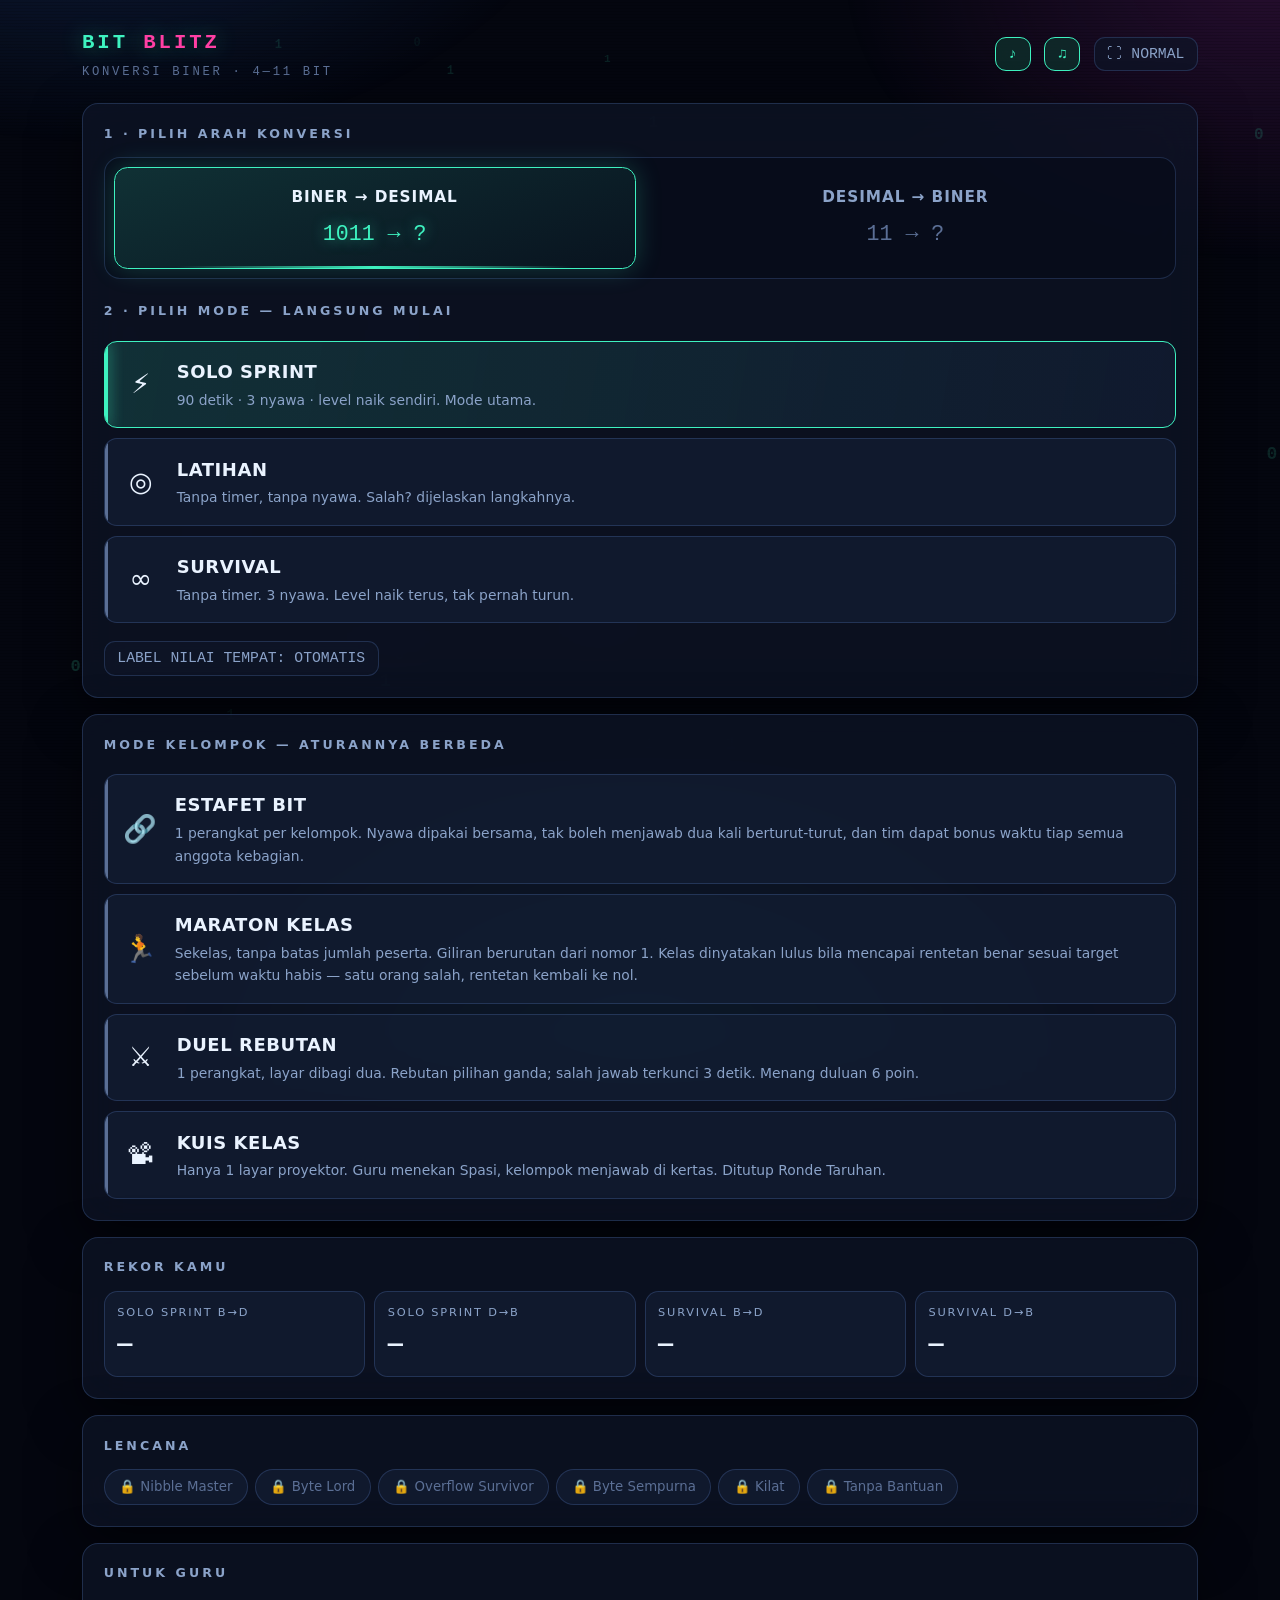
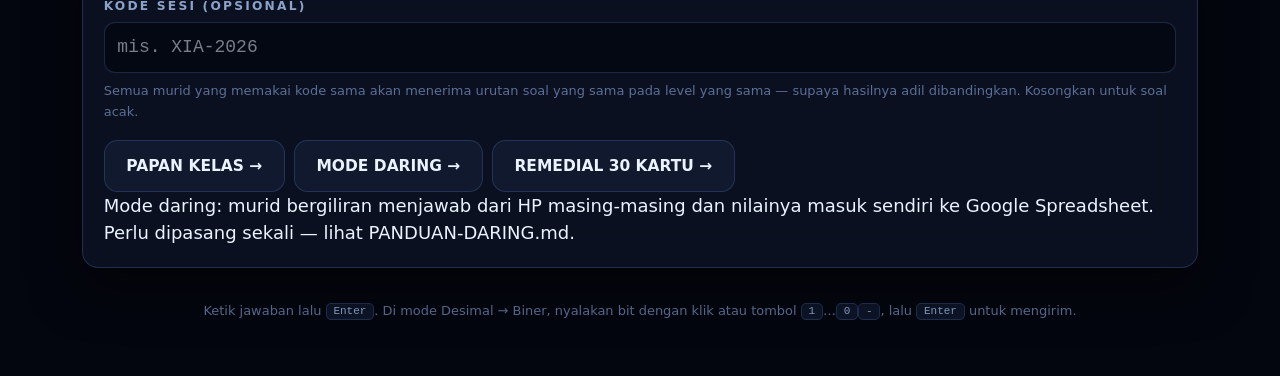
<file: index.html>
﻿<!DOCTYPE html>
<html lang="id">
<head>
<meta charset="utf-8">
<meta name="viewport" content="width=device-width, initial-scale=1, viewport-fit=cover">
<title>BIT BLITZ — Konversi Biner &amp; Desimal</title>
<meta name="description" content="Permainan konversi bilangan biner ke desimal dan sebaliknya, 4-bit sampai 11-bit.">
<link rel="stylesheet" href="tailwind.css">
</head>
<body>
<div id="aurora"></div>
<canvas id="fx"></canvas>
<div id="scan"></div>
<div id="vig"></div>
<div id="hitflash"></div>
<div id="banner"><div></div></div>
<div id="count"><b></b></div>
<div id="turn"><div class="box">
  <div class="lbl">SIAPA YANG MENJAWAB SOAL BERIKUTNYA?</div>
  <div class="warn">⏱ Waktu tetap berjalan — cepat pilih!</div>
  <div class="picks" id="picks"></div>
</div></div>

<div class="wrap">

<header>
  <div class="logo"><b>BIT</b> <i>BLITZ</i><span>KONVERSI BINER · 4—11 BIT</span></div>
  <div class="spacer"></div>
  <button class="icobtn" id="bSound" aria-pressed="true" title="Efek suara">♪</button>
  <button class="icobtn" id="bMusic" aria-pressed="true" title="Musik latar">♫</button>
  <button class="icobtn" id="bProj" aria-pressed="false"
          title="Perbesaran tampilan: Normal → Besar → TV">⛶ NORMAL</button>
</header>

<!-- ================= HOME ================= -->
<section id="home">
  <div class="card">
    <h2>1 · Pilih arah konversi</h2>
    <div class="switch" id="sw">
      <button data-dir="b2d" aria-pressed="true">
        <span class="t">BINER → DESIMAL</span><span class="e">1011 → ?</span>
      </button>
      <button data-dir="d2b" aria-pressed="false">
        <span class="t">DESIMAL → BINER</span><span class="e">11 → ?</span>
      </button>
    </div>

    <h2 class="mt-[1.3rem]">2 · Pilih mode — langsung mulai</h2>
    <div class="modes">
      <button class="mode primary" data-mode="sprint">
        <span class="k">⚡</span>
        <span><span class="n">SOLO SPRINT</span>
        <span class="d">90 detik · 3 nyawa · level naik sendiri. Mode utama.</span></span>
      </button>
      <button class="mode" data-mode="latihan">
        <span class="k">◎</span>
        <span><span class="n">LATIHAN</span>
        <span class="d">Tanpa timer, tanpa nyawa. Salah? dijelaskan langkahnya.</span></span>
      </button>
      <button class="mode" data-mode="survival">
        <span class="k">∞</span>
        <span><span class="n">SURVIVAL</span>
        <span class="d">Tanpa timer. 3 nyawa. Level naik terus, tak pernah turun.</span></span>
      </button>
    </div>

    <div class="row mt-4">
      <button class="icobtn" id="bLabel" aria-pressed="false"
              title="Sembunyikan label nilai tempat di semua level">
        LABEL NILAI TEMPAT: OTOMATIS
      </button>
    </div>
  </div>

  <div class="card">
    <h2>Mode kelompok — aturannya berbeda</h2>
    <div class="modes">
      <button class="mode gmode" data-mode="estafet">
        <span class="k">🔗</span>
        <span><span class="n">ESTAFET BIT</span>
        <span class="d">1 perangkat per kelompok. Nyawa dipakai bersama, tak boleh menjawab
        dua kali berturut-turut, dan tim dapat bonus waktu tiap semua anggota kebagian.</span></span>
      </button>
      <button class="mode gmode" data-mode="maraton">
        <span class="k">🏃</span>
        <span><span class="n">MARATON KELAS</span>
        <span class="d">Sekelas, tanpa batas jumlah peserta. Giliran berurutan dari nomor 1.
        Kelas dinyatakan lulus bila mencapai rentetan benar sesuai target sebelum waktu habis —
        satu orang salah, rentetan kembali ke nol.</span></span>
      </button>
      <button class="mode gmode" data-mode="duel">
        <span class="k">⚔</span>
        <span><span class="n">DUEL REBUTAN</span>
        <span class="d">1 perangkat, layar dibagi dua. Rebutan pilihan ganda; salah jawab
        terkunci 3 detik. Menang duluan 6 poin.</span></span>
      </button>
      <button class="mode gmode" data-mode="kuis">
        <span class="k">📽</span>
        <span><span class="n">KUIS KELAS</span>
        <span class="d">Hanya 1 layar proyektor. Guru menekan Spasi, kelompok menjawab di
        kertas. Ditutup Ronde Taruhan.</span></span>
      </button>
    </div>
  </div>

  <div class="card">
    <h2>Rekor kamu</h2>
    <div class="recs" id="recs"></div>
  </div>

  <div class="card">
    <h2>Lencana</h2>
    <div class="badges" id="badgeList"></div>
  </div>

  <div class="card">
    <h2>Untuk guru</h2>
    <div class="field">
      <label>Kode sesi (opsional)</label>
      <input id="sesi" placeholder="mis. XIA-2026" autocomplete="off">
      <div class="h">Semua murid yang memakai kode sama akan menerima urutan soal yang
      sama pada level yang sama — supaya hasilnya adil dibandingkan. Kosongkan untuk soal acak.</div>
    </div>
    <div class="row">
      <button class="btn" id="bGuru">PAPAN KELAS →</button>
      <button class="btn" id="bDaring">MODE DARING →</button>
      <button class="btn" id="bRemedial">REMEDIAL 30 KARTU →</button>
    </div>
    <div class="h">Mode daring: murid bergiliran menjawab dari HP masing-masing dan nilainya
    masuk sendiri ke Google Spreadsheet. Perlu dipasang sekali — lihat PANDUAN-DARING.md.</div>
  </div>

  <p class="foot">
    Ketik jawaban lalu <kbd>Enter</kbd>. Di mode Desimal → Biner, nyalakan bit dengan klik
    atau tombol <kbd>1</kbd>…<kbd>0</kbd><kbd>-</kbd>, lalu <kbd>Enter</kbd> untuk mengirim.
  </p>
</section>

<!-- ================= GAME ================= -->
<section id="game" class="hidden">
  <div class="hud">
    <span class="chip lv">LV <b id="hLv">1</b>·<b id="hBit">4</b>bit</span>
    <span class="ladder" id="ladder"></span>
    <span class="chip sc">SKOR <b id="hSc">0</b></span>
    <span class="chip" id="hLivesWrap">NYAWA <b class="hearts" id="hLives"></b></span>
    <span class="chip" id="hComboWrap">COMBO <b id="hCombo" class="c1">×1</b></span>
    <span class="spacer"></span>
    <button class="icobtn" id="bQuit">KELUAR</button>
  </div>

  <div class="mline hidden" id="mline">
    <div class="mtop">
      <span class="lbl">GILIRAN</span>
      <span class="who" id="mWho">—</span>
      <span class="st">RENTETAN <b id="mStreak">0</b>/<span id="mTarget">15</span></span>
    </div>
    <div class="mbar" id="mBar"><i id="mFill"></i></div>
  </div>
  <div class="roster hidden" id="roster"></div>
  <div class="tbar" id="tbar"><i id="tfill"></i></div>

  <div class="stage" id="stage">
    <div class="bossbar hidden" id="bossbar">⚡ BOSS ROUND · NILAI DOBEL · SEKALI SALAH GUGUR ⚡</div>
    <div class="ask" id="ask">BERAPA NILAI DESIMALNYA?</div>
    <div class="q" id="q">—</div>

    <div id="ansB2D" class="answer">
      <input class="num" id="inp" inputmode="numeric" autocomplete="off" placeholder="?">
      <button class="send" id="bSend">KIRIM</button>
    </div>

    <div id="ansD2B" class="hidden">
      <div class="bitrail"><div class="bits" id="bits"></div></div>
      <div class="answer"><button class="send" id="bSend2">KIRIM</button></div>
    </div>

    <div class="hint" id="hint"></div>
    <div class="fb" id="fb"></div>
  </div>
</section>

<!-- ================= RESULT ================= -->
<section id="result" class="hidden">
  <div class="card text-center">
    <div class="text-[.7rem] tracking-[.24em] text-dim" id="rTitle">SELESAI</div>
    <div class="big" id="rScore">0</div>
    <div class="mt-[.35rem] text-[.8rem] text-dim" id="rSub"></div>
    <div class="stats" id="rStats"></div>
    <div id="rNew" class="mt-[1.1rem]"></div>
    <div id="rCode" class="mt-[1.2rem]"></div>
  </div>

  <div class="card">
    <h2>Main lagi — ganti arah kalau mau</h2>
    <div class="switch" id="sw2">
      <button data-dir="b2d"><span class="t">BINER → DESIMAL</span><span class="e">1011 → ?</span></button>
      <button data-dir="d2b"><span class="t">DESIMAL → BINER</span><span class="e">11 → ?</span></button>
    </div>
    <div class="row">
      <button class="btn go" id="bAgain">MAIN LAGI</button>
      <button class="btn" id="bHome">MENU UTAMA</button>
    </div>
  </div>
</section>

<!-- ================= SETUP KELOMPOK ================= -->
<section id="setup" class="hidden">
  <div class="card">
    <h2 id="setTitle">PENGATURAN</h2>
    <div id="setBody"></div>
    <div class="row">
      <button class="btn go" id="bSetGo">MULAI</button>
      <button class="btn" id="bSetBack">BATAL</button>
    </div>
  </div>
</section>

<!-- ================= DUEL REBUTAN ================= -->
<section id="duel" class="hidden">
  <div class="hud">
    <span class="chip">DUEL · <b id="dBit">8</b>-bit</span>
    <span class="chip">SOAL <b id="dQi">1</b>/<b id="dTot">11</b></span>
    <span class="chip">MENANG DI <b id="dTarget">6</b></span>
    <span class="spacer"></span>
    <button class="icobtn" id="dQuit">KELUAR</button>
  </div>
  <div class="stage">
    <div class="ask" id="dAsk">BERAPA NILAI DESIMALNYA?</div>
    <div class="q bin" id="dQ">—</div>
    <div class="fb" id="dFb"></div>
  </div>
  <div class="sides">
    <div class="side a" id="sideA">
      <h3><span id="dNameA">TIM A</span><b id="dScA">0</b></h3>
      <div class="opts" id="optsA"></div>
      <div class="lockmsg" id="dLockA"></div>
    </div>
    <div class="side b" id="sideB">
      <h3><span id="dNameB">TIM B</span><b id="dScB">0</b></h3>
      <div class="opts" id="optsB"></div>
      <div class="lockmsg" id="dLockB"></div>
    </div>
  </div>
</section>

<!-- ================= KUIS KELAS ================= -->
<section id="kuis" class="hidden">
  <div class="hud">
    <span class="chip">KUIS KELAS · <b id="kBit">8</b>-bit</span>
    <span class="chip">SOAL <b id="kQi">0</b>/<b id="kTot">8</b></span>
    <span class="spacer"></span>
    <button class="icobtn" id="kQuit">KELUAR</button>
  </div>
  <div class="kwrap">
    <div class="stage flex min-h-[17rem] flex-col justify-center">
      <div class="ask" id="kAsk">TEKAN SPASI UNTUK MEMUNCULKAN SOAL</div>
      <div class="kbig" id="kQ">—</div>
      <div class="kcount" id="kCount"></div>
      <div class="hint" id="kHint"></div>
    </div>
    <div class="card">
      <h2>Papan skor</h2>
      <div id="kBoard"></div>
      <button class="btn go mt-[.7rem] w-full" id="kNext">SPASI — LANJUT</button>
      <div class="mt-[.6rem] text-[.7rem] leading-relaxed text-dimmer">
        Tekan <kbd>1</kbd>–<kbd>8</kbd> untuk menandai kelompok yang benar, lalu
        <kbd>Spasi</kbd> untuk memberi poin dan lanjut.
      </div>
    </div>
  </div>
</section>

<!-- ================= PAPAN KELAS (GURU) ================= -->
<section id="guru" class="hidden">
  <div class="card">
    <h2>Papan Kelas — rekap Kode Hasil</h2>
    <div class="field">
      <label>Nama murid</label>
      <input id="gNama" placeholder="Nama murid" autocomplete="off">
    </div>
    <div class="field">
      <label>Kode hasil</label>
      <input id="gKode" placeholder="XXXX-XXXX" autocomplete="off">
      <div class="h">Kode muncul di layar hasil murid. Kode yang diketik asal-asalan akan
      ditolak karena tiap kode punya angka pemeriksa.</div>
    </div>
    <div class="row">
      <button class="btn go" id="gAdd">TAMBAH</button>
      <button class="btn" id="gCopy">SALIN TABEL</button>
      <button class="btn" id="gClear">KOSONGKAN</button>
      <button class="btn" id="gBack">← MENU</button>
    </div>
    <div class="lockmsg" id="gMsg"></div>
    <div class="mt-[.9rem] overflow-x-auto">
      <table class="board" id="gTable"></table>
    </div>
  </div>
</section>

</div>
<script>
"use strict";
/* =========================================================================
   BIT BLITZ — Fase 1 & 2
   Satu file, tanpa dependensi. Semua state di localStorage.
   ========================================================================= */

const $ = id => document.getElementById(id);
const LS = 'bitblitz.v1';
const REDUCED = matchMedia('(prefers-reduced-motion: reduce)').matches;

const MAXLV = 8;
const widthOf = lv => lv + 3;                       // level 1 -> 4 bit ... level 8 -> 11 bit
const NAMA_LV = {1:'Nibble', 4:'ASCII', 5:'SATU BYTE', 7:'Kilo', 8:'OVERFLOW'};
const BOSS_LV = [5, 8];

const BADGES = [
  ['nibble',   'Nibble Master',    'Tembus level 4-bit'],
  ['byte',     'Byte Lord',        'Tuntaskan level 8-bit'],
  ['overflow', 'Overflow Survivor','Jawab benar di 11-bit'],
  ['perfect',  'Byte Sempurna',    '10 benar beruntun'],
  ['kilat',    'Kilat',            'Jawab di bawah 1 detik'],
  ['nolabel',  'Tanpa Bantuan',    'Sprint tanpa label nilai tempat'],
];

const dflt = {sound:true, music:true, labelOff:false, zoom:0, badges:{}, rec:{}};
let save = Object.assign({}, dflt, JSON.parse(localStorage.getItem(LS) || '{}'));
const persist = () => localStorage.setItem(LS, JSON.stringify(save));

/* ---------- PRNG ber-seed (menyiapkan Kode Sesi di fase 4) ---------- */
let seed = (Date.now() ^ 0x9e3779b9) >>> 0;
function rnd(){
  seed |= 0; seed = seed + 0x6D2B79F5 | 0;
  let t = Math.imul(seed ^ seed >>> 15, 1 | seed);
  t = t + Math.imul(t ^ t >>> 7, 61 | t) ^ t;
  return ((t ^ t >>> 14) >>> 0) / 4294967296;
}
const ri = n => Math.floor(rnd() * n);

/* Kode Sesi: bila diisi, nilai soal ditentukan dari (kode, urutan soal, lebar bit),
   sehingga dua murid pada level & urutan yang sama menerima angka yang sama. */
let sessionCode = save.sesi || '';
let qIndex = 0;
function strHash(s){
  let h = 2166136261 >>> 0;
  for(let i = 0; i < s.length; i++){ h ^= s.charCodeAt(i); h = Math.imul(h, 16777619); }
  return h >>> 0;
}
function hash2(a, b){
  let h = (a ^ Math.imul(b + 0x9e3779b9, 0x85ebca6b)) >>> 0;
  h ^= h >>> 15; h = Math.imul(h, 0x2545f491) >>> 0; h ^= h >>> 13;
  return h >>> 0;
}
function pickValue(w, idx){
  const lo = 1 << (w - 2), span = ((1 << w) - 1) - lo + 1;
  if(sessionCode) return lo + hash2(strHash(sessionCode), idx * 37 + w) % span;
  return lo + ri(span);
}

/* =========================================================================
   AUDIO — disintesis, tanpa file eksternal
   ========================================================================= */
let actx = null;
function tone(f, dur, type, vol, delay){
  if(!save.sound) return;
  try{
    actx = actx || new (window.AudioContext || window.webkitAudioContext)();
    const t = actx.currentTime + (delay || 0);
    const o = actx.createOscillator(), g = actx.createGain();
    o.type = type || 'square';
    o.frequency.setValueAtTime(f, t);
    g.gain.setValueAtTime(.0001, t);
    g.gain.linearRampToValueAtTime(vol || .07, t + .012);
    g.gain.exponentialRampToValueAtTime(.0001, t + dur);
    o.connect(g); g.connect(actx.destination);
    o.start(t); o.stop(t + dur + .03);
  }catch(e){}
}
function sfxOk(streak){
  const base = 620 + Math.min(streak, 12) * 42;     // nada naik mengikuti rentetan
  tone(base, .08, 'square', .06);
  tone(base * 1.5, .12, 'square', .05, .06);
}
const sfxNo    = () => { tone(170,.1,'sawtooth',.08); tone(110,.28,'sawtooth',.07,.07); };
const sfxTick  = () => tone(1500,.04,'sine',.05);
const sfxLevel = () => { tone(523,.1,'square',.06); tone(659,.1,'square',.06,.09);
                         tone(880,.1,'square',.06,.18); tone(1175,.22,'square',.06,.27); };
const sfxOver  = () => { tone(330,.18,'sawtooth',.07); tone(247,.22,'sawtooth',.07,.16);
                         tone(165,.4,'sawtooth',.07,.34); };
const sfxBoss  = () => { tone(98,.4,'sawtooth',.09); tone(147,.4,'square',.05,.06); tone(196,.5,'sawtooth',.05,.12); };
const sfxWin   = () => { tone(659,.1,'square',.06); tone(880,.1,'square',.06,.1);
                         tone(1319,.3,'square',.06,.2); };

/* =========================================================================
   MUSIK LATAR — disintesis penuh, tanpa berkas audio eksternal.
   Dua suasana: "riang" saat bermain, "panik" saat waktu menipis.
   ========================================================================= */
const Music = (function(){
  let master = null, sched = null, step = 0, next = 0, on = false, mood = 'riang';
  /* C — G — Am — F : progresi mayor yang terdengar optimis */
  const RIANG = {bpm:112, chords:[[262,330,392],[196,247,294],[220,262,330],[175,220,262]]};
  /* Am — Bbdim : dua akor gelap yang berselang cepat */
  const PANIK = {bpm:170, chords:[[220,262,330],[233,277,349]]};

  function ensure(){
    if(!actx) actx = new (window.AudioContext || window.webkitAudioContext)();
    if(!master){
      master = actx.createGain();
      master.gain.value = .0001;
      master.connect(actx.destination);
    }
  }
  function ping(f, t, dur, type, vol){
    const o = actx.createOscillator(), g = actx.createGain();
    o.type = type; o.frequency.setValueAtTime(f, t);
    g.gain.setValueAtTime(.0001, t);
    g.gain.linearRampToValueAtTime(vol, t + .015);
    g.gain.exponentialRampToValueAtTime(.0001, t + dur);
    o.connect(g); g.connect(master);
    o.start(t); o.stop(t + dur + .03);
  }
  function beatAt(t){                       // denyut visual dipasang tepat saat bunyinya jatuh
    setTimeout(() => {
      document.body.classList.add('beat');
      setTimeout(() => document.body.classList.remove('beat'), 110);
    }, Math.max(0, (t - actx.currentTime) * 1000));
  }
  function schedule(t){
    const P = mood === 'panik' ? PANIK : RIANG;
    const ch = P.chords[Math.floor(step / 8) % P.chords.length];
    const s = step % 8;
    if(mood === 'riang'){
      ping(ch[s % 3] * 2, t, .19, 'triangle', .05);            // arpeggio
      if(s === 0 || s === 4) ping(ch[0] / 2, t, .32, 'sine', .10);   // bas
      if(s % 2 === 1) ping(2300, t, .025, 'square', .011);      // ketukan tipis
    }else{
      ping(ch[s % 3] * 2, t, .1, 'square', .034);
      ping(ch[0] / 2, t, .15, 'sawtooth', .075);                // bas berdetak tiap ketuk
      if(s === 0) ping(ch[0] * 4, t, .45, 'sawtooth', .018);    // dengung tegang
    }
    if(s === 0) beatAt(t);
    step++;
  }
  function loop(){
    const P = mood === 'panik' ? PANIK : RIANG;
    const dur = 60 / P.bpm / 2;
    while(next < actx.currentTime + .15){ schedule(next); next += dur; }
  }
  return {
    start(){
      if(!save.music || on) return;
      ensure();
      on = true; step = 0; mood = 'riang';
      next = actx.currentTime + .08;
      master.gain.cancelScheduledValues(actx.currentTime);
      master.gain.setValueAtTime(.0001, actx.currentTime);
      master.gain.linearRampToValueAtTime(.5, actx.currentTime + 1.4);
      sched = setInterval(loop, 25);
    },
    stop(){
      if(!on) return;
      on = false;
      clearInterval(sched); sched = null;
      document.documentElement.classList.remove('panik');
      if(master){
        const now = actx.currentTime;
        master.gain.cancelScheduledValues(now);
        master.gain.setValueAtTime(master.gain.value, now);
        master.gain.linearRampToValueAtTime(.0001, now + .45);
      }
    },
    setMood(m){
      if(!on || mood === m) return;
      mood = m; step = 0; next = actx.currentTime + .04;
      document.documentElement.classList.toggle('panik', m === 'panik');
    },
    isOn(){ return on; }
  };
})();

/* =========================================================================
   KANVAS EFEK — hujan biner + ledakan partikel + konfeti
   ========================================================================= */
const cv = $('fx'), ctx = cv.getContext('2d');
let W = 0, H = 0, DPR = 1;
function sizeCanvas(){
  DPR = Math.min(devicePixelRatio || 1, 2);
  W = innerWidth; H = innerHeight;
  cv.width = W * DPR; cv.height = H * DPR;
  cv.style.width = W + 'px'; cv.style.height = H + 'px';
  ctx.setTransform(DPR, 0, 0, DPR, 0, 0);
  buildRain();
}
addEventListener('resize', sizeCanvas);

let rain = [];
function buildRain(){
  const n = Math.round(W / 34);
  rain = Array.from({length:n}, () => ({
    x: rnd() * W, y: rnd() * H, sp: .28 + rnd() * .9,
    c: '01'[ri(2)], a: .05 + rnd() * .16, s: 10 + ri(9)
  }));
}

let parts = [];
function burst(x, y, color, n, power){
  if(REDUCED) return;
  for(let i = 0; i < (n || 26); i++){
    const ang = rnd() * Math.PI * 2, sp = (power || 4) * (.35 + rnd());
    parts.push({x, y, vx:Math.cos(ang)*sp, vy:Math.sin(ang)*sp - 1.2,
                life:1, col:color, sz:1.6 + rnd()*2.8, txt: rnd() < .35 ? '01'[ri(2)] : null});
  }
  if(parts.length > 700) parts.splice(0, parts.length - 700);
}
function confetti(){
  if(REDUCED) return;
  const cols = ['#3ef2c0','#ffd23f','#ff3fa4','#4fa8ff'];
  for(let i = 0; i < 120; i++){
    parts.push({x: rnd()*W, y: -20 - rnd()*H*.4, vx:(rnd()-.5)*1.6, vy:1.6+rnd()*3,
                life:1, decay:.006, col:cols[ri(4)], sz:2+rnd()*3.4, txt:null, grav:.03});
  }
}

function frame(){
  ctx.clearRect(0, 0, W, H);
  if(!REDUCED){
    ctx.font = '600 13px ui-monospace,monospace';
    for(const d of rain){
      ctx.fillStyle = 'rgba(62,242,192,' + d.a + ')';
      ctx.font = '600 ' + d.s + 'px ui-monospace,monospace';
      ctx.fillText(d.c, d.x, d.y);
      d.y += d.sp;
      if(d.y > H + 14){ d.y = -14; d.x = rnd() * W; d.c = '01'[ri(2)]; }
    }
  }
  for(let i = parts.length - 1; i >= 0; i--){
    const p = parts[i];
    p.x += p.vx; p.y += p.vy; p.vy += (p.grav || .14); p.vx *= .99;
    p.life -= (p.decay || .022);
    if(p.life <= 0){ parts.splice(i, 1); continue; }
    ctx.globalAlpha = Math.max(0, p.life);
    ctx.fillStyle = p.col;
    if(p.txt){
      ctx.font = '700 ' + (p.sz * 5) + 'px ui-monospace,monospace';
      ctx.fillText(p.txt, p.x, p.y);
    }else{
      ctx.fillRect(p.x, p.y, p.sz, p.sz * 1.6);
    }
    ctx.globalAlpha = 1;
  }
  requestAnimationFrame(frame);
}
sizeCanvas(); frame();

/* elemen -> titik tengah layar, untuk mengarahkan ledakan */
function centerOf(el){
  const r = el.getBoundingClientRect();
  return {x: r.left + r.width / 2, y: r.top + r.height / 2};
}
function floatText(txt, x, y, col){
  const d = document.createElement('div');
  d.className = 'float'; d.textContent = txt;
  d.style.left = x + 'px'; d.style.top = y + 'px';
  if(col) d.style.color = col;
  document.body.appendChild(d);
  setTimeout(() => d.remove(), 1100);
}
function banner(txt, col){
  const b = $('banner'), inner = b.firstElementChild;
  inner.textContent = txt;
  inner.style.color = col || 'var(--color-gold)';
  inner.style.borderColor = col || 'var(--color-gold)';
  b.classList.remove('go'); void b.offsetWidth; b.classList.add('go');
}

/* =========================================================================
   STATE PERMAINAN
   ========================================================================= */
let dir  = 'b2d';
let mode = 'sprint';
let G = null, timerId = null, lastTick = 0;
/* Batas atas waktu selalu di atas waktu awal, supaya bonus waktu benar-benar terasa. */
const capMs = () => G.timeMax + 60000;

function blankGame(){
  return {
    lv:1, score:0, lives:3, streak:0, wrongRow:0,
    timeLeft:90000, running:true,
    answered:0, correct:0, bestCombo:1, maxLv:1, fastest:Infinity,
    bossLeft:0, bossDone:{}, labelOff:false,
    q:null, qAt:0, bits:[], locked:false, earned:[]
  };
}
function comboMult(s){
  if(s >= 15) return 5;
  if(s >= 10) return 3;
  if(s >= 6)  return 2;
  if(s >= 3)  return 1.5;
  return 1;
}
const timeBonus = w => w <= 6 ? 2000 : (w <= 8 ? 3000 : 4000);
const speedMult = ms => ms < 2000 ? 2 : (ms < 4000 ? 1.5 : 1);

function labelMode(lv){
  if(mode === 'latihan') return 'show';
  if(G && G.labelOff) return 'hide';
  if(lv <= 4) return 'show';
  if(lv <= 6) return 'dim';
  return 'hide';
}

/* =========================================================================
   SOAL
   ========================================================================= */
function newQuestion(){
  const w = widthOf(G.lv);             // rentang dijaga agar angka benar-benar memakai lebar level ini
  let v, guard = 0;
  do { v = pickValue(w, qIndex + guard); guard++; }
  while(G.q && v === G.q.value && guard < 12);
  qIndex++;

  G.q = {value:v, width:w, bin:v.toString(2).padStart(w, '0')};
  G.qAt = performance.now();
  G.bits = new Array(w).fill(0);
  G.locked = false;
  renderQuestion();
}

/* Bilangan biner ditampilkan menyatu, tanpa pemisah tiap 4 bit. */
const showBin = s => s;

function renderQuestion(){
  const q = G.q, el = $('q');
  $('bossbar').classList.toggle('hidden', G.bossLeft <= 0);
  $('stage').classList.toggle('boss', G.bossLeft > 0);

  if(dir === 'b2d'){
    $('ask').textContent = 'BERAPA NILAI DESIMALNYA?';
    el.textContent = showBin(q.bin);
    el.className = 'q bin qin';
    $('ansB2D').classList.remove('hidden');
    $('ansD2B').classList.add('hidden');
    $('inp').value = '';
    $('inp').focus();
  }else{
    $('ask').textContent = 'NYALAKAN BIT YANG BENAR';
    el.textContent = q.value;
    el.className = 'q qin';
    $('ansB2D').classList.add('hidden');
    $('ansD2B').classList.remove('hidden');
    buildBits();
  }
  updateHint();
}

function buildBits(){
  const w = G.q.width, box = $('bits');
  box.innerHTML = '';
  const lm = labelMode(G.lv);
  box.className = 'bits' + (lm === 'hide' ? ' hidelabel' : lm === 'dim' ? ' dimlabel' : '');
  for(let i = 0; i < w; i++){
    const place = 1 << (w - 1 - i);
    const b = document.createElement('button');
    b.className = 'bit' + (G.bits[i] ? ' on' : '');
    b.innerHTML = '<span class="led"></span><span class="v">' + G.bits[i] +
                  '</span><span class="p">' + place + '</span>';
    b.addEventListener('click', () => toggleBit(i));
    box.appendChild(b);
  }
}

function toggleBit(i){
  if(!G || G.locked || dir !== 'd2b') return;
  G.bits[i] = G.bits[i] ? 0 : 1;
  const el = $('bits').children[i];
  el.classList.toggle('on', !!G.bits[i]);
  el.querySelector('.v').textContent = G.bits[i];
  el.classList.add('press');
  setTimeout(() => el.classList.remove('press'), 110);
  if(G.bits[i]){
    const c = centerOf(el);
    burst(c.x, c.y, '#3ef2c0', 7, 2);
  }
  tone(G.bits[i] ? 760 + i * 26 : 380, .045, 'square', .04);
  updateHint();
}

const bitsValue = () => G.bits.reduce((a, b, i) => a + (b ? 1 << (G.q.width - 1 - i) : 0), 0);

/* bantuan hanya di mode Latihan — sprint harus murni berhitung */
function updateHint(){
  const h = $('hint');
  if(mode !== 'latihan'){ h.textContent = ''; return; }
  if(dir === 'd2b'){
    h.innerHTML = 'Terkumpul: <b>' + bitsValue() + '</b> · target ' + G.q.value;
  }else{
    const w = G.q.width;
    h.textContent = 'Nilai tempat: ' + Array.from({length:w}, (_, i) => 1 << (w - 1 - i)).join(' · ');
  }
}

function decompose(v, w){
  const parts = [];
  for(let i = 0; i < w; i++){ const p = 1 << (w - 1 - i); if(v & p) parts.push(p); }
  return v + ' = ' + parts.join(' + ');
}

/* =========================================================================
   ALUR
   ========================================================================= */
const TIMED  = m => m === 'sprint' || m === 'estafet' || m === 'maraton';
const BERTIM = m => m === 'estafet' || m === 'maraton';

function start(){
  G = blankGame();
  G.timeMax  = mode === 'estafet' ? 120000
             : mode === 'maraton' ? maratonCfg.menit * 60000
             : 90000;
  G.timeLeft = G.timeMax;
  G.labelOff = !!save.labelOff;
  lastTick = 0; qIndex = 0;

  if(BERTIM(mode)){
    const cfg = mode === 'estafet' ? teamCfg : maratonCfg;
    G.lv = cfg.lv;                                     // level dikunci guru — antar kelompok harus adil
    G.team = {names: cfg.names.slice(), cur: 0, last: -1, hits: [], tries: [], cycle: {}};
    G.team.names.forEach((_, i) => { G.team.hits[i] = 0; G.team.tries[i] = 0; });
  }
  if(mode === 'maraton'){
    G.target = maratonCfg.target;
    G.bestStreak = 0;
    G.lulus = false;
    $('mTarget').textContent = G.target;
  }

  $('home').classList.add('hidden');
  $('result').classList.add('hidden');
  $('setup').classList.add('hidden');
  $('game').classList.remove('hidden');
  $('hLivesWrap').classList.toggle('hidden', mode === 'latihan' || mode === 'maraton');
  $('hComboWrap').classList.toggle('hidden', mode === 'maraton');
  $('tbar').classList.toggle('hidden', !TIMED(mode));
  $('roster').classList.toggle('hidden', mode !== 'estafet');
  $('mline').classList.toggle('hidden', mode !== 'maraton');
  $('bQuit').textContent = mode === 'latihan' ? 'SELESAI' : 'KELUAR';
  $('fb').textContent = '';
  $('vig').classList.remove('on');

  newQuestion();
  renderHUD();
  if(mode === 'latihan'){ Music.start(); return; }   // latihan langsung jalan, tanpa hitung mundur
  countdown(() => {
    if(TIMED(mode)) startTimer();
    Music.start();
    if(mode === 'estafet'){ showTurn(); return; }
    G.qAt = performance.now();
  });
}

function countdown(done){
  const box = $('count'), b = box.firstElementChild;
  const seq = ['3', '2', '1', 'MULAI!'];
  let i = 0;
  G.locked = true;
  box.classList.add('on');
  const step = () => {
    if(i >= seq.length){
      box.classList.remove('on');
      G.locked = false;
      if(dir === 'b2d') $('inp').focus();
      done();
      return;
    }
    b.textContent = seq[i];
    b.style.animation = 'none'; void b.offsetWidth; b.style.animation = '';
    tone(i < 3 ? 440 : 880, i < 3 ? .1 : .3, 'square', .07);
    i++;
    setTimeout(step, i === seq.length ? 420 : 700);
  };
  step();
}

function startTimer(){
  stopTimer();
  let prev = performance.now();
  timerId = setInterval(() => {
    const now = performance.now();
    G.timeLeft -= (now - prev); prev = now;
    if(G.timeLeft <= 0){ G.timeLeft = 0; renderTimer(); return over('WAKTU HABIS'); }
    renderTimer();
    Music.setMood(G.timeLeft < 20000 ? 'panik' : 'riang');
    const s = Math.ceil(G.timeLeft / 1000);
    if(s <= 10 && s !== lastTick){ lastTick = s; sfxTick(); }
  }, 60);
}
function stopTimer(){ if(timerId){ clearInterval(timerId); timerId = null; } }

function renderTimer(){
  $('tfill').style.width = Math.max(0, Math.min(100, G.timeLeft / G.timeMax * 100)) + '%';
  const warn = G.timeLeft < 10000;
  $('tbar').classList.toggle('warn', warn);
  $('vig').classList.toggle('on', warn);
}

function renderHUD(){
  $('hLv').textContent  = G.lv;
  $('hBit').textContent = widthOf(G.lv);
  $('hSc').textContent  = G.score;
  $('hLives').innerHTML = '♥'.repeat(Math.max(0, G.lives)) +
    '<span class="off">' + '♡'.repeat(Math.max(0, 3 - G.lives)) + '</span>';

  let lad = '';
  for(let i = 1; i <= MAXLV; i++){
    lad += '<i class="' + (i <= G.lv ? (BOSS_LV.indexOf(i) >= 0 ? 'boss' : 'on') : '') + '"></i>';
  }
  $('ladder').innerHTML = lad;

  const m = comboMult(G.streak), c = $('hCombo');
  c.textContent = '×' + m + (G.streak >= 6 ? ' 🔥' : G.streak >= 3 ? ' ✦' : '');
  c.className = m >= 5 ? 'c5' : m >= 3 ? 'c3' : m >= 2 ? 'c2' : m >= 1.5 ? 'c15' : 'c1';
  if(m > 1){ c.classList.add('pop'); setTimeout(() => c.classList.remove('pop'), 420); }

  const R = document.documentElement.classList;          // latar memanas mengikuti combo
  R.toggle('hot1', m >= 1.5 && m < 2);
  R.toggle('hot2', m >= 2 && m < 5);
  R.toggle('hot3', m >= 5);

  if(TIMED(mode)) renderTimer();
  if(mode === 'estafet') renderRoster();
  if(mode === 'maraton') renderMaraton();
}

function renderRoster(){
  const t = G.team;
  $('roster').innerHTML = t.names.map((n, i) =>
    '<span class="pl' + (i === t.cur ? ' now' : '') + '">' + esc(n) +
    ' <b class="text-acc">' + t.hits[i] + '</b>/' + t.tries[i] + '</span>').join('');
}

function renderMaraton(){
  const t = G.team, pct = Math.min(100, G.streak / G.target * 100);
  $('mWho').textContent = (t.cur + 1) + '. ' + t.names[t.cur];
  $('mStreak').textContent = G.streak;
  $('mFill').style.width = pct + '%';
  $('mBar').classList.toggle('near', G.streak >= G.target - 3);
}

function submit(){
  if(!G || !G.running || G.locked) return;
  let given;
  if(dir === 'b2d'){
    const raw = $('inp').value.trim();
    if(raw === '') return;
    given = parseInt(raw, 10);
    if(isNaN(given)) return;
  }else{
    given = bitsValue();
  }
  G.locked = true;
  const dt = performance.now() - G.qAt;
  G.answered++;
  (given === G.q.value) ? onCorrect(dt) : onWrong();
}

function onCorrect(dt){
  const w = G.q.width;
  G.correct++; G.streak++; G.wrongRow = 0;
  G.fastest = Math.min(G.fastest, dt);

  const cm = comboMult(G.streak), sm = speedMult(dt), boss = G.bossLeft > 0 ? 2 : 1;
  const pts = Math.round(w * 10 * cm * sm * boss);
  G.score += pts;
  G.bestCombo = Math.max(G.bestCombo, cm);
  if(TIMED(mode)) G.timeLeft = Math.min(capMs(), G.timeLeft + timeBonus(w));

  if(BERTIM(mode)){
    const t = G.team;
    t.hits[t.cur]++; t.tries[t.cur]++;
    t.last = t.cur;
  }
  if(mode === 'estafet'){
    const t = G.team;
    t.cycle[t.cur] = true;
    if(Object.keys(t.cycle).length >= t.names.length){   // semua anggota kebagian benar
      t.cycle = {};
      G.timeLeft = Math.min(capMs(), G.timeLeft + 8000);
      setTimeout(() => { banner('PUTARAN PENUH! +8 DETIK', 'var(--color-acc)'); sfxWin(); }, 320);
    }
  }
  if(mode === 'maraton'){
    G.bestStreak = Math.max(G.bestStreak, G.streak);
    if(G.streak >= G.target){                           // target tercapai — kelas lulus
      G.lulus = true;
      renderHUD();
      banner('🎉 LULUS! RENTETAN ' + G.streak + ' 🎉', 'var(--color-acc)');
      confetti(); confetti();
      return setTimeout(() => over('LULUS'), 900);
    }
    if(G.streak === G.target - 3) banner('TINGGAL 3 LAGI!', 'var(--color-mag)');
  }

  if(w === 11)        grant('overflow');
  if(dt < 1000)       grant('kilat');
  if(G.streak >= 10)  grant('perfect');

  const c = centerOf($('q'));
  burst(c.x, c.y, boss > 1 ? '#ff3fa4' : '#3ef2c0', 20 + Math.min(G.streak, 14) * 3, 3 + Math.min(cm, 5));
  floatText('+' + pts, c.x, c.y, boss > 1 ? '#ff3fa4' : null);

  const line = ['BENAR  <span class="plus">+' + pts + '</span>'];
  if(TIMED(mode)) line.push('<span class="plus">+' + (timeBonus(w) / 1000) + 's</span>');
  if(cm > 1)   line.push('combo ×' + cm);
  if(sm > 1)   line.push('cepat ×' + sm);
  if(boss > 1) line.push('BOSS ×2');
  say(line.join('  ·  '), 'ok');
  sfxOk(G.streak);

  if(G.bossLeft > 0){
    G.bossLeft--;
    if(G.bossLeft === 0){
      banner('BOSS TAKLUK!', 'var(--color-mag)');
      confetti(); sfxWin();
    }
  }else if(G.streak % 5 === 0 && !BERTIM(mode)){
    levelUp();                          // level mode kelompok dikunci guru, tidak ikut naik
  }

  renderHUD();
  next(680);
}

function levelUp(){
  if(G.lv >= MAXLV){ G.maxLv = Math.max(G.maxLv, G.lv); return; }
  G.lv++;
  G.maxLv = Math.max(G.maxLv, G.lv);
  if(G.lv >= 2) grant('nibble');
  if(G.lv >= 6) grant('byte');
  sfxLevel();
  const nm = NAMA_LV[G.lv] ? ' · ' + NAMA_LV[G.lv] : '';
  banner('LEVEL ' + G.lv + ' — ' + widthOf(G.lv) + ' BIT' + nm);
  say('▲ NAIK KE LEVEL ' + G.lv + ' · ' + widthOf(G.lv) + '-BIT' + nm, 'ok');
  if(BOSS_LV.indexOf(G.lv) >= 0 && !G.bossDone[G.lv]){
    G.bossDone[G.lv] = true;
    G.bossLeft = 3;
    setTimeout(() => { banner('⚡ BOSS ROUND ⚡', 'var(--color-mag)'); sfxBoss(); }, 700);
  }
}

function onWrong(){
  G.streak = 0; G.wrongRow++;
  const wasBoss = G.bossLeft > 0;
  G.bossLeft = 0;

  if(mode !== 'latihan' && mode !== 'maraton') G.lives--;   // maraton tidak pakai nyawa
  if(TIMED(mode))  G.timeLeft = Math.max(0, G.timeLeft - 4000);
  if(BERTIM(mode)){ G.team.tries[G.team.cur]++; G.team.last = G.team.cur; }
  if(mode === 'maraton') setTimeout(() => banner('RENTETAN PUTUS — MULAI LAGI DARI 0', 'var(--color-bad)'), 200);

  let msg = 'SALAH · jawabannya <b>' + (dir === 'b2d' ? G.q.value : showBin(G.q.bin)) + '</b>';
  if(TIMED(mode)) msg += '  <span class="text-bad">−4s</span>';
  if(wasBoss)           msg += '  · gugur dari boss round';
  if(mode === 'latihan') msg += '<br>' + decompose(G.q.value, G.q.width);
  say(msg, 'no');
  sfxNo();

  const st = $('stage');
  st.classList.add('shake'); setTimeout(() => st.classList.remove('shake'), 320);
  $('hitflash').classList.remove('go'); void $('hitflash').offsetWidth; $('hitflash').classList.add('go');

  if(mode !== 'survival' && !BERTIM(mode) && G.wrongRow >= 2 && G.lv > 1){
    G.lv--; G.wrongRow = 0;
    setTimeout(() => say('▼ Turun ke level ' + G.lv + ' · ' + widthOf(G.lv) +
      '-bit — santai, kuatkan dulu di sini.', 'no'), 950);
  }

  renderHUD();
  if(mode !== 'latihan' && mode !== 'maraton' && G.lives <= 0) return over('NYAWA HABIS');
  next(mode === 'latihan' ? 2300 : 1550);
}

const say = (html, cls) => { const f = $('fb'); f.innerHTML = html; f.className = 'fb ' + cls; };
const next = ms => setTimeout(() => {
  if(!G || !G.running) return;
  if(mode === 'estafet'){ showTurn(); return; }        // estafet: tim memilih penjawab
  if(mode === 'maraton') advanceTurn();                // maraton: langsung maju, tanpa jeda memilih
  newQuestion();
  renderHUD();
}, ms);

/* Maraton berjalan berurutan tanpa layar pemilihan — nama penjawab berikutnya
   cukup ditegaskan di baris giliran supaya tidak memakan waktu. */
function advanceTurn(){
  const t = G.team;
  if(t.last >= 0) t.cur = (t.last + 1) % t.names.length;
  const w = $('mWho');
  w.classList.remove('ganti'); void w.offsetWidth; w.classList.add('ganti');
  tone(880, .05, 'square', .045);
}

/* ---- estafet: tim memilih sendiri siapa yang menjawab ---- */
function showTurn(){
  const t = G.team;
  G.locked = true;
  $('picks').innerHTML = t.names.map((n, i) =>
    '<button class="pick" data-i="' + i + '"' + (i === t.last && t.names.length > 1 ? ' disabled' : '') +
    '>' + esc(n) + '<small>' + (i === t.last && t.names.length > 1
      ? 'baru saja menjawab' : t.hits[i] + ' benar · ' + t.tries[i] + ' soal') + '</small></button>').join('');
  $('turn').classList.add('on');
}
$('picks').addEventListener('click', e => {
  const b = e.target.closest('button[data-i]');
  if(!b || b.disabled) return;
  G.team.cur = +b.dataset.i;
  $('turn').classList.remove('on');
  tone(760, .06, 'square', .05);
  newQuestion();
  renderHUD();
});

/* =========================================================================
   LENCANA · REKOR · SELESAI
   ========================================================================= */
function grant(id){
  if(save.badges[id]) return;
  save.badges[id] = true; persist();
  if(G) G.earned.push(id);
}

function countUp(el, to){
  const t0 = performance.now(), dur = 900;
  const step = now => {
    const k = Math.min(1, (now - t0) / dur);
    el.textContent = Math.round(to * (1 - Math.pow(1 - k, 3)));
    if(k < 1) requestAnimationFrame(step);
  };
  requestAnimationFrame(step);
}

function over(reason){
  if(!G || !G.running) return;
  G.running = false; stopTimer(); Music.stop();
  $('vig').classList.remove('on');
  $('turn').classList.remove('on');
  document.documentElement.classList.remove('hot1', 'hot2', 'hot3');

  if(mode === 'sprint' && G.labelOff && G.score > 0) grant('nolabel');
  G.maxLv = Math.max(G.maxLv, G.lv);

  /* Faktor pemerataan: tim yang semua anggotanya pernah menjawab benar dapat sampai +20%. */
  let merata = 1, ikut = 0;
  if(mode === 'estafet'){
    const t = G.team;
    ikut = t.hits.filter(h => h > 0).length;
    merata = 1 + .2 * (ikut / t.names.length);
    G.rawScore = G.score;
    G.score = Math.round(G.score * merata);
  }

  const key = mode + ':' + dir;
  const r = save.rec[key] || {score:0, lv:0, combo:0};
  const isNew = G.score > r.score && mode !== 'latihan';
  save.rec[key] = {
    score: Math.max(r.score, G.score),
    lv:    Math.max(r.lv, G.maxLv),
    combo: Math.max(r.combo, G.bestCombo)
  };
  persist();

  const acc = G.answered ? Math.round(G.correct / G.answered * 100) : 0;
  $('rTitle').textContent = reason + (isNew ? ' · REKOR BARU!' : '');
  const NAMA_MODE = {sprint:'Solo Sprint', survival:'Survival', latihan:'Latihan',
                     estafet:'Estafet Bit', maraton:'Maraton Kelas'};
  $('rSub').textContent = NAMA_MODE[mode] +
    ' · ' + (dir === 'b2d' ? 'Biner → Desimal' : 'Desimal → Biner') +
    (sessionCode ? ' · sesi ' + sessionCode : '');

  const rows = [
    ['Akurasi', acc + '%'],
    ['Benar', G.correct + '/' + G.answered],
    ['Level tertinggi', G.maxLv + ' · ' + widthOf(G.maxLv) + '-bit'],
    ['Combo terbaik', '×' + G.bestCombo],
    ['Tercepat', G.fastest === Infinity ? '—' : (G.fastest / 1000).toFixed(2) + 's']
  ];
  if(mode === 'estafet'){
    rows.push(['Skor mentah', G.rawScore]);
    rows.push(['Pemerataan', '×' + merata.toFixed(2) + ' (' + ikut + '/' + G.team.names.length + ')']);
  }
  if(mode === 'maraton'){
    const ikutSerta = G.team.hits.filter(h => h > 0).length;
    rows.length = 0;                                   // maraton dinilai dari rentetan, bukan skor
    rows.push(['Rentetan terbaik', G.bestStreak + ' / ' + G.target]);
    rows.push(['Hasil', G.lulus ? 'LULUS' : 'Belum lulus']);
    rows.push(['Akurasi kelas', acc + '%']);
    rows.push(['Benar', G.correct + '/' + G.answered]);
    rows.push(['Peserta menjawab benar', ikutSerta + '/' + G.team.names.length]);
    rows.push(['Waktu terpakai', Math.round((G.timeMax - G.timeLeft) / 60000) + ' menit']);
    rows.push(['Tingkat', widthOf(G.lv) + '-bit']);
  }
  $('rStats').innerHTML = rows.map(s =>
    '<div class="stat"><div class="l">' + s[0] + '</div><div class="v">' + s[1] + '</div></div>').join('');

  $('rNew').innerHTML = G.earned.length
    ? '<div class="mb-[.55rem] text-[.68rem] tracking-[.2em] text-dim">LENCANA BARU</div>' +
      '<div class="badges">' + G.earned.map(id => {
        const b = BADGES.find(x => x[0] === id);
        return '<span class="badge got new">🏅 ' + b[1] + '</span>';
      }).join('') + '</div>'
    : '';

  if(BERTIM(mode)){
    const t = G.team;
    $('rCode').innerHTML =
      '<div class="mb-[.55rem] text-[.68rem] tracking-[.2em] text-dim">KONTRIBUSI PESERTA</div>' +
      '<div class="roster m-0">' + t.names.map((n, i) =>
        '<span class="pl' + (t.hits[i] > 0 ? '' : '') + '">' + esc(n) +
        ' <b class="' + (t.hits[i] ? 'text-acc' : 'text-bad') + '">' + t.hits[i] +
        '</b>/' + t.tries[i] + '</span>').join('') + '</div>';
  }else{
    const md = ({sprint:0, survival:1, latihan:2}[mode] || 0) * 2 + (dir === 'b2d' ? 0 : 1);
    const code = encodeResult(G.score, G.maxLv, acc, md);
    $('rCode').innerHTML =
      '<div class="mb-2 text-[.68rem] tracking-[.2em] text-dim">KODE HASIL — SETORKAN KE GURU</div>' +
      '<div class="codebox">' + code + '</div>' +
      '<div class="mt-2 text-[.72rem] text-dimmer">' +
      'Kode ini memuat skor, level, dan akurasimu. Tidak bisa dikarang.</div>';
  }

  $('game').classList.add('hidden');
  $('result').classList.remove('hidden');
  paintSwitch($('sw2'));
  renderHome();
  if(mode === 'maraton'){
    $('rTitle').textContent = G.lulus ? '🎉 KELAS LULUS!' : 'WAKTU HABIS — BELUM LULUS';
    $('rScore').style.color = G.lulus ? 'var(--color-acc)' : 'var(--color-bad)';
    countUp($('rScore'), G.bestStreak);
    if(G.lulus){ confetti(); confetti(); sfxWin(); } else sfxOver();
  }else{
    $('rScore').style.color = '';
    countUp($('rScore'), G.score);
    if(isNew){ confetti(); sfxWin(); } else { sfxOver(); }
  }
}

function renderHome(){
  const modes = [['sprint','Solo Sprint'], ['survival','Survival']];
  const dirs  = [['b2d','B→D'], ['d2b','D→B']];
  let html = '';
  modes.forEach(m => dirs.forEach(d => {
    const r = save.rec[m[0] + ':' + d[0]];
    html += '<div class="stat"><div class="l">' + m[1] + ' ' + d[1] + '</div>' +
            '<div class="v">' + (r ? r.score : '—') + '</div></div>';
  }));
  $('recs').innerHTML = html;
  $('badgeList').innerHTML = BADGES.map(b =>
    '<span class="badge' + (save.badges[b[0]] ? ' got' : '') + '" title="' + b[2] + '">' +
    (save.badges[b[0]] ? '🏅 ' : '🔒 ') + b[1] + '</span>').join('');
}

/* =========================================================================
   UI
   ========================================================================= */
function paintSwitch(box){
  [...box.querySelectorAll('button')].forEach(b =>
    b.setAttribute('aria-pressed', b.dataset.dir === dir ? 'true' : 'false'));
}
function wireSwitch(box){
  box.addEventListener('click', e => {
    const b = e.target.closest('button[data-dir]');
    if(!b) return;
    dir = b.dataset.dir;
    paintSwitch($('sw')); paintSwitch($('sw2'));
    const c = centerOf(b); burst(c.x, c.y, '#3ef2c0', 14, 2.6);
    tone(720, .05, 'square', .05);
  });
}
wireSwitch($('sw')); wireSwitch($('sw2'));

const GROUP_MODES = ['estafet','maraton','duel','kuis'];
document.querySelectorAll('.mode').forEach(b =>
  b.addEventListener('click', () => {
    const m = b.dataset.mode;
    if(GROUP_MODES.indexOf(m) >= 0) openSetup(m);      // kelompok lewat layar pengaturan dulu
    else { mode = m; start(); }
  }));

$('bSend').addEventListener('click', submit);
$('bSend2').addEventListener('click', submit);
/* Enter ditangani satu pintu di listener dokumen, agar tidak terkirim dua kali */

function paintLabelBtn(){
  const on = !!save.labelOff;
  $('bLabel').setAttribute('aria-pressed', on);
  $('bLabel').textContent = 'LABEL NILAI TEMPAT: ' + (on ? 'MATI (AHLI)' : 'OTOMATIS');
}
$('bLabel').addEventListener('click', () => {
  save.labelOff = !save.labelOff; persist(); paintLabelBtn();
  tone(save.labelOff ? 440 : 760, .06, 'square', .05);
});

$('bQuit').addEventListener('click', () => {
  if(!G) return;
  if(mode === 'latihan'){ over('LATIHAN SELESAI'); return; }
  G.running = false; stopTimer(); Music.stop();
  $('mline').classList.add('hidden');
  $('vig').classList.remove('on');
  $('turn').classList.remove('on');
  $('game').classList.add('hidden');
  $('home').classList.remove('hidden');
  renderHome();
});
$('bAgain').addEventListener('click', () => {
  $('result').classList.add('hidden');
  if(mode === 'duel')      startDuel();
  else if(mode === 'kuis') startKuis();
  else                     start();
});
$('bHome').addEventListener('click', () => {
  $('result').classList.add('hidden'); $('home').classList.remove('hidden'); renderHome();
});

$('bSound').addEventListener('click', () => {
  save.sound = !save.sound; persist();
  $('bSound').setAttribute('aria-pressed', save.sound);
  $('bSound').textContent = save.sound ? '♪' : '✕';
  if(save.sound) tone(880, .08, 'square', .06);
});
$('bMusic').addEventListener('click', () => {
  save.music = !save.music; persist();
  $('bMusic').setAttribute('aria-pressed', save.music);
  $('bMusic').textContent = save.music ? '♫' : '♫̸';
  if(!save.music) Music.stop();
  else if(G && G.running) Music.start();          // nyalakan lagi di tengah permainan
});
/* perbesaran: NORMAL → BESAR → TV, tersimpan antar pertemuan */
const ZOOM_LABEL = ['⛶ NORMAL', '⛶ BESAR', '⛶ TV'];
function applyZoom(){
  const z = save.zoom || 0;
  document.documentElement.classList.toggle('zoom1', z === 1);
  document.documentElement.classList.toggle('zoom2', z === 2);
  $('bProj').textContent = ZOOM_LABEL[z];
  $('bProj').setAttribute('aria-pressed', z > 0);
  sizeCanvas();
}
$('bProj').addEventListener('click', () => {
  save.zoom = ((save.zoom || 0) + 1) % 3; persist(); applyZoom();
  tone(560 + (save.zoom || 0) * 180, .06, 'square', .05);
});

/* papan ketik: 1..9 0 - untuk 11 posisi bit, Enter untuk kirim */
const KEYMAP = ['1','2','3','4','5','6','7','8','9','0','-'];
document.addEventListener('keydown', e => {
  if($('game').classList.contains('hidden')) return;
  if(e.key === 'Enter'){ e.preventDefault(); submit(); return; }
  if(dir !== 'd2b' || !G || G.locked) return;
  const i = KEYMAP.indexOf(e.key);
  if(i >= 0 && i < G.q.width){ e.preventDefault(); toggleBit(i); }
});

/* =========================================================================
   UTILITAS BERSAMA
   ========================================================================= */
function esc(s){
  return String(s).replace(/[&<>"]/g, c => ({'&':'&amp;','<':'&lt;','>':'&gt;','"':'&quot;'}[c]));
}

/* ---- Kode Hasil: base32 + satu karakter pemeriksa ---- */
const A32 = '0123456789ABCDEFGHJKMNPQRSTVWXYZ';   // tanpa I L O U agar tidak salah baca
function encodeResult(score, lv, acc, md){
  score = Math.min(999999, Math.max(0, Math.round(score)));
  let n = ((score * 9 + lv) * 101 + acc) * 6 + md, s = '';
  for(let i = 0; i < 7; i++){ s = A32[n % 32] + s; n = Math.floor(n / 32); }
  let sum = 0;
  for(let i = 0; i < 7; i++) sum = (sum * 7 + A32.indexOf(s[i])) % 32;
  s += A32[sum];
  return s.slice(0, 4) + '-' + s.slice(4);
}
function decodeResult(code){
  const s = (code || '').toUpperCase().replace(/[^0-9A-Z]/g, '');
  if(s.length !== 8) return null;
  let sum = 0;
  for(let i = 0; i < 7; i++){
    const d = A32.indexOf(s[i]);
    if(d < 0) return null;
    sum = (sum * 7 + d) % 32;
  }
  if(A32[sum] !== s[7]) return null;
  let n = 0;
  for(let i = 0; i < 7; i++) n = n * 32 + A32.indexOf(s[i]);
  const md = n % 6; n = Math.floor(n / 6);
  const acc = n % 101; n = Math.floor(n / 101);
  const lv = n % 9; n = Math.floor(n / 9);
  if(lv < 1 || lv > MAXLV || acc > 100) return null;
  return {score:n, lv, acc, md};
}
const MD_LABEL = ['Sprint B→D','Sprint D→B','Survival B→D','Survival D→B','Latihan B→D','Latihan D→B'];

/* =========================================================================
   PENGATURAN MODE KELOMPOK
   ========================================================================= */
let teamCfg = {names:['Anggota 1','Anggota 2','Anggota 3','Anggota 4'], lv:5};
let maratonCfg = {names:[], jumlah:30, lv:5, menit:20, target:15};
let duelCfg = {a:'TIM A', b:'TIM B', lv:5, total:11, target:6};
let kuisCfg = {names:['Kelompok 1','Kelompok 2','Kelompok 3','Kelompok 4'], lv:5, total:8, taruhan:true};

function lvOptions(sel){
  let o = '';
  for(let i = 1; i <= MAXLV; i++){
    const w = widthOf(i);
    o += '<option value="' + i + '"' + (i === sel ? ' selected' : '') + '>Level ' + i +
         ' — ' + w + '-bit (0–' + ((1 << w) - 1) + ')</option>';
  }
  return o;
}
const parseNames = (txt, fb) => {
  const a = txt.split(/[\n,]/).map(s => s.trim()).filter(Boolean);
  return a.length ? a : fb;
};

function openSetup(m){
  mode = m;
  $('home').classList.add('hidden');
  $('result').classList.add('hidden');
  $('setup').classList.remove('hidden');
  $('setTitle').textContent =
    ({estafet:'ESTAFET BIT — PENGATURAN', duel:'DUEL REBUTAN — PENGATURAN',
      kuis:'KUIS KELAS — PENGATURAN', maraton:'MARATON KELAS — PENGATURAN'})[m];

  if(m === 'maraton'){
    $('setBody').innerHTML =
      '<div class="field"><label>Nama peserta (satu per baris) — boleh dikosongkan</label>' +
      '<textarea id="fNames" placeholder="Ayu&#10;Budi&#10;Citra&#10;…">' +
      esc(maratonCfg.names.join('\n')) + '</textarea>' +
      '<div class="h">Tanpa batas jumlah. Kalau dikosongkan, peserta dinomori otomatis ' +
      'sesuai jumlah di bawah — praktis kalau murid sudah punya nomor absen.</div></div>' +
      '<div class="field"><label>Jumlah peserta (kalau nama dikosongkan)</label>' +
      '<input id="fJumlah" type="number" min="2" max="200" value="' + maratonCfg.jumlah + '"></div>' +
      '<div class="field"><label>Target rentetan benar</label>' +
      '<input id="fTarget" type="number" min="3" max="200" value="' + maratonCfg.target + '">' +
      '<div class="h">Kelas dinyatakan <b>lulus</b> begitu target tercapai. ' +
      'Satu orang salah, rentetan kembali ke nol — jadi seluruh kelas harus saling menjaga.</div></div>' +
      '<div class="field"><label>Durasi (menit)</label>' +
      '<input id="fMenit" type="number" min="1" max="120" value="' + maratonCfg.menit + '"></div>' +
      '<div class="field"><label>Tingkat kesulitan</label><select id="fLv">' + lvOptions(maratonCfg.lv) +
      '</select><div class="h">Giliran berjalan berurutan dari nomor 1. Tidak ada nyawa — ' +
      'kelas boleh terus mencoba sampai waktu habis.</div></div>';
  }else if(m === 'estafet'){
    $('setBody').innerHTML =
      '<div class="field"><label>Nama anggota (satu per baris)</label>' +
      '<textarea id="fNames">' + esc(teamCfg.names.join('\n')) + '</textarea>' +
      '<div class="h">Minimal 2, tanpa batas atas. Tim memilih sendiri siapa yang menjawab tiap soal, ' +
      'tapi satu orang <b>tidak boleh menjawab dua kali berturut-turut</b>. ' +
      'Nyawa dipakai bersama, dan tiap kali semua anggota sudah menjawab benar tim dapat +8 detik.</div></div>' +
      '<div class="field"><label>Tingkat kesulitan</label><select id="fLv">' + lvOptions(teamCfg.lv) +
      '</select><div class="h">Level dikunci di sini — antar kelompok harus dapat soal setara agar adil.</div></div>';
  }else if(m === 'duel'){
    $('setBody').innerHTML =
      '<div class="field"><label>Nama tim kiri</label><input id="fA" value="' + esc(duelCfg.a) + '"></div>' +
      '<div class="field"><label>Nama tim kanan</label><input id="fB" value="' + esc(duelCfg.b) + '"></div>' +
      '<div class="field"><label>Tingkat kesulitan</label><select id="fLv">' + lvOptions(duelCfg.lv) + '</select></div>' +
      '<div class="field"><label>Menang di berapa poin</label><input id="fTarget" type="number" min="1" max="20" value="' + duelCfg.target + '">' +
      '<div class="h">Tim kiri memakai tombol <b>Q W A S</b>, tim kanan tombol <b>panah</b>. ' +
      'Di layar sentuh, tiap tim cukup mengetuk sisinya sendiri. Salah jawab = terkunci 3 detik.</div></div>';
  }else{
    $('setBody').innerHTML =
      '<div class="field"><label>Nama kelompok (satu per baris)</label>' +
      '<textarea id="fNames">' + esc(kuisCfg.names.join('\n')) + '</textarea>' +
      '<div class="h">Minimal 2. Tombol <b>1</b>–<b>9</b> menandai sembilan kelompok pertama; ' +
      'selebihnya ditandai dengan mengetuk barisnya.</div></div>' +
      '<div class="field"><label>Tingkat kesulitan</label><select id="fLv">' + lvOptions(kuisCfg.lv) + '</select></div>' +
      '<div class="field"><label>Jumlah soal</label><input id="fTotal" type="number" min="2" max="30" value="' + kuisCfg.total + '"></div>' +
      '<div class="field"><label><input type="checkbox" id="fTaruhan" class="mr-2 w-auto"' +
      (kuisCfg.taruhan ? ' checked' : '') + '>Soal terakhir jadi Ronde Taruhan</label>' +
      '<div class="h">Tiap kelompok mempertaruhkan sebagian poinnya sebelum soal muncul. ' +
      'Benar = ditambah, salah = dikurangi. Kelompok yang tertinggal masih bisa membalik keadaan.</div></div>';
  }
}

$('bSetBack').addEventListener('click', () => {
  $('setup').classList.add('hidden'); $('home').classList.remove('hidden');
});
$('bSetGo').addEventListener('click', () => {
  const lv = +($('fLv') || {value:5}).value || 5;
  if(mode === 'maraton'){
    const jumlah = Math.max(2, Math.min(200, +$('fJumlah').value || 30));
    let names = parseNames($('fNames').value, []);
    if(!names.length) names = Array.from({length:jumlah}, (_, i) => 'Peserta ' + (i + 1));
    maratonCfg = {
      names, jumlah, lv,
      menit:  Math.max(1, Math.min(120, +$('fMenit').value  || 20)),
      target: Math.max(3, Math.min(200, +$('fTarget').value || 15))
    };
    start();
  }else if(mode === 'estafet'){
    const names = parseNames($('fNames').value, teamCfg.names);
    if(names.length < 2) return alert('Minimal 2 anggota.');
    teamCfg = {names, lv};
    start();
  }else if(mode === 'duel'){
    duelCfg.a = $('fA').value.trim() || 'TIM A';
    duelCfg.b = $('fB').value.trim() || 'TIM B';
    duelCfg.lv = lv;
    duelCfg.target = Math.max(1, Math.min(20, +$('fTarget').value || 6));
    duelCfg.total = duelCfg.target * 2 - 1;
    startDuel();
  }else{
    const names = parseNames($('fNames').value, kuisCfg.names);
    if(names.length < 2) return alert('Minimal 2 kelompok.');
    kuisCfg = {names, lv, total: Math.max(2, Math.min(30, +$('fTotal').value || 8)),
               taruhan: $('fTaruhan').checked};
    startKuis();
  }
});

/* =========================================================================
   DUEL REBUTAN
   ========================================================================= */
let D = null;
const KEYS_A = ['Q','W','A','S'], KEYS_B = ['↑','→','←','↓'];

function makeOptions(v, w){
  const hi = (1 << w) - 1, set = new Set([v]);
  let guard = 0;
  while(set.size < 4 && guard++ < 80){
    const k = ri(3);
    let x = k === 0 ? v ^ (1 << ri(w))                 // satu bit dibalik
          : k === 1 ? v + (ri(2) ? 1 : -1)             // meleset satu
                    : v ^ (3 << ri(Math.max(1, w - 1)));  // dua bit bersebelahan
    if(x >= 0 && x <= hi && x !== v) set.add(x);
  }
  while(set.size < 4) set.add(ri(hi + 1));
  const arr = [...set];
  for(let i = arr.length - 1; i > 0; i--){ const j = ri(i + 1); [arr[i], arr[j]] = [arr[j], arr[i]]; }
  return arr;
}

function startDuel(){
  mode = 'duel';
  D = {sc:[0,0], qi:0, lock:[0,0], q:null, opts:[], open:false, done:false, tid:[null,null]};
  qIndex = 0;
  $('setup').classList.add('hidden'); $('result').classList.add('hidden');
  $('duel').classList.remove('hidden');
  $('dNameA').textContent = duelCfg.a;
  $('dNameB').textContent = duelCfg.b;
  $('dBit').textContent = widthOf(duelCfg.lv);
  $('dTot').textContent = duelCfg.total;
  $('dTarget').textContent = duelCfg.target;
  Music.start();
  duelNext();
}

function duelNext(){
  if(D.sc[0] >= duelCfg.target || D.sc[1] >= duelCfg.target || D.qi >= duelCfg.total) return duelOver();
  D.tid.forEach(t => t && clearInterval(t));
  D.qi++;
  const w = widthOf(duelCfg.lv), v = pickValue(w, qIndex++);
  D.q = {value:v, width:w, bin:v.toString(2).padStart(w, '0')};
  D.opts = makeOptions(v, w);
  D.lock = [0, 0]; D.open = true;
  $('dQi').textContent = D.qi;
  if(dir === 'b2d'){
    $('dAsk').textContent = 'BERAPA NILAI DESIMALNYA?';
    $('dQ').textContent = showBin(D.q.bin); $('dQ').className = 'q bin qin';
  }else{
    $('dAsk').textContent = 'MANA BENTUK BINERNYA?';
    $('dQ').textContent = v; $('dQ').className = 'q qin';
  }
  $('dFb').textContent = ''; $('dLockA').textContent = ''; $('dLockB').textContent = '';
  $('sideA').classList.remove('lock'); $('sideB').classList.remove('lock');
  const fmt = x => dir === 'b2d' ? x : showBin(x.toString(2).padStart(D.q.width, '0'));
  ['A','B'].forEach(sd => {
    const keys = sd === 'A' ? KEYS_A : KEYS_B;
    $('opts' + sd).innerHTML = D.opts.map((x, i) =>
      '<button class="opt" data-s="' + (sd === 'A' ? 0 : 1) + '" data-i="' + i + '">' +
      fmt(x) + '<span class="kk">' + keys[i] + '</span></button>').join('');
  });
  $('dScA').textContent = D.sc[0]; $('dScB').textContent = D.sc[1];
}

function duelAnswer(s, i){
  if(!D || D.done || !D.open || D.lock[s] > 0) return;
  const sd = s ? 'B' : 'A';
  const el = $('opts' + sd).children[i];
  if(!el) return;
  if(D.opts[i] === D.q.value){
    D.open = false;
    D.sc[s]++;
    el.classList.add('right');
    const c = centerOf(el);
    burst(c.x, c.y, s ? '#ff3fa4' : '#3ef2c0', 34, 5);
    sfxOk(6);
    $('dScA').textContent = D.sc[0]; $('dScB').textContent = D.sc[1];
    $('dFb').innerHTML = '<span class="' + (s ? 'text-mag' : 'text-acc') + '">' +
      esc(s ? duelCfg.b : duelCfg.a) + ' BENAR — +1 POIN</span>';
    setTimeout(duelNext, 1400);
  }else{
    el.classList.add('wrong');
    sfxNo();
    duelLock(s);
  }
}

function duelLock(s){
  const sd = s ? 'B' : 'A';
  D.lock[s] = 3;
  $('side' + sd).classList.add('lock');
  $('dLock' + sd).textContent = 'TERKUNCI 3s';
  if(D.tid[s]) clearInterval(D.tid[s]);
  D.tid[s] = setInterval(() => {
    D.lock[s]--;
    $('dLock' + sd).textContent = D.lock[s] > 0 ? 'TERKUNCI ' + D.lock[s] + 's' : '';
    if(D.lock[s] <= 0){
      clearInterval(D.tid[s]); D.tid[s] = null;
      $('side' + sd).classList.remove('lock');
      [...$('opts' + sd).children].forEach(o => o.classList.remove('wrong'));
    }
  }, 1000);

  if(D.lock[0] > 0 && D.lock[1] > 0){          // dua-duanya salah — soal ditutup
    D.open = false;
    $('dFb').innerHTML = '<span class="text-bad">Dua-duanya salah · jawabannya <b>' +
      (dir === 'b2d' ? D.q.value : showBin(D.q.bin)) + '</b></span>';
    setTimeout(duelNext, 2400);
  }
}

function duelOver(){
  D.done = true;
  D.tid.forEach(t => t && clearInterval(t));
  Music.stop();
  const win = D.sc[0] === D.sc[1] ? null : (D.sc[0] > D.sc[1] ? 0 : 1);
  $('duel').classList.add('hidden');
  $('result').classList.remove('hidden');
  $('rTitle').textContent = 'DUEL SELESAI';
  $('rScore').textContent = D.sc[0] + ' — ' + D.sc[1];
  $('rSub').textContent = win === null ? 'Seri!' :
    'Pemenang: ' + (win ? duelCfg.b : duelCfg.a);
  $('rStats').innerHTML = [
    [duelCfg.a, D.sc[0]], [duelCfg.b, D.sc[1]],
    ['Soal dimainkan', D.qi], ['Tingkat', widthOf(duelCfg.lv) + '-bit']
  ].map(s => '<div class="stat"><div class="l">' + esc(String(s[0])) + '</div><div class="v">' +
    s[1] + '</div></div>').join('');
  $('rNew').innerHTML = ''; $('rCode').innerHTML = '';
  paintSwitch($('sw2'));
  if(win !== null){ confetti(); sfxWin(); } else sfxOver();
}

$('dQuit').addEventListener('click', () => {
  if(D){ D.done = true; D.tid.forEach(t => t && clearInterval(t)); }
  Music.stop();
  $('duel').classList.add('hidden'); $('home').classList.remove('hidden');
});
$('optsA').addEventListener('click', e => {
  const b = e.target.closest('.opt'); if(b) duelAnswer(0, +b.dataset.i);
});
$('optsB').addEventListener('click', e => {
  const b = e.target.closest('.opt'); if(b) duelAnswer(1, +b.dataset.i);
});

/* =========================================================================
   KUIS KELAS (proyektor guru)
   ========================================================================= */
let K = null;

function startKuis(){
  mode = 'kuis';
  K = {groups: kuisCfg.names.map(n => ({name:n, score:0})), qi:0, phase:'idle',
       mark:{}, wager:[], wagerActive:false, pendingWager:false, q:null, t:0, tid:null};
  qIndex = 0;
  $('setup').classList.add('hidden'); $('result').classList.add('hidden');
  $('kuis').classList.remove('hidden');
  $('kBit').textContent = widthOf(kuisCfg.lv);
  $('kTot').textContent = kuisCfg.total;
  kuisIdle();
}

function kuisIdle(){
  clearInterval(K.tid);
  K.mark = {};
  if(K.qi >= kuisCfg.total) return kuisOver();
  const isWager = kuisCfg.taruhan && K.qi === kuisCfg.total - 1;
  $('kCount').textContent = ''; $('kCount').classList.remove('low');
  if(isWager){
    K.phase = 'wager'; K.pendingWager = true;
    K.wager = K.groups.map(g => Math.max(0, Math.min(g.score, Math.round(g.score / 2))));
    $('kAsk').textContent = 'RONDE TARUHAN — ISI POIN TARUHAN, LALU SPASI';
    $('kQ').textContent = '💰';
    $('kHint').textContent = 'Benar = poin taruhan ditambahkan. Salah = dikurangi.';
    sfxBoss();
  }else{
    K.phase = 'idle';
    $('kAsk').textContent = 'TEKAN SPASI UNTUK MEMUNCULKAN SOAL';
    $('kQ').textContent = '—';
    $('kHint').textContent = '';
  }
  renderKBoard();
}

function kuisAsk(){
  K.wagerActive = K.pendingWager; K.pendingWager = false;
  K.qi++;
  $('kQi').textContent = K.qi;
  const w = widthOf(kuisCfg.lv), v = pickValue(w, qIndex++);
  K.q = {value:v, width:w, bin:v.toString(2).padStart(w, '0')};
  K.phase = 'live'; K.t = 15;
  $('kAsk').textContent = (K.wagerActive ? '💰 TARUHAN · ' : '') +
    (dir === 'b2d' ? 'BERAPA NILAI DESIMALNYA?' : 'TULIS DALAM BINER');
  $('kQ').textContent = dir === 'b2d' ? showBin(K.q.bin) : v;
  $('kHint').textContent = 'Tulis di kertas — angkat bersamaan saat waktu habis.';
  $('kCount').textContent = K.t;
  Music.start();
  clearInterval(K.tid);
  K.tid = setInterval(() => {
    K.t--;
    $('kCount').textContent = Math.max(0, K.t);
    $('kCount').classList.toggle('low', K.t <= 5);
    Music.setMood(K.t <= 5 ? 'panik' : 'riang');
    if(K.t <= 5 && K.t > 0) sfxTick();
    if(K.t <= 0){ clearInterval(K.tid); kuisReveal(); }
  }, 1000);
  renderKBoard();
}

function kuisReveal(){
  clearInterval(K.tid);
  Music.stop();
  K.phase = 'reveal';
  $('kCount').textContent = ''; $('kCount').classList.remove('low');
  $('kAsk').textContent = 'JAWABAN';
  $('kQ').textContent = dir === 'b2d' ? K.q.value : showBin(K.q.bin);
  $('kHint').innerHTML = 'Tekan <b>1–' + Math.min(9, K.groups.length) +
    '</b> atau ketuk kelompoknya untuk menandai yang benar, lalu Spasi.';
  sfxLevel();
  renderKBoard();
}

function kuisApply(){
  K.groups.forEach((g, i) => {
    const ok = !!K.mark[i];
    if(K.wagerActive) g.score += ok ? (K.wager[i] || 0) : -(K.wager[i] || 0);
    else if(ok) g.score += 100;
  });
  if(K.wagerActive){ confetti(); sfxWin(); }
  K.wagerActive = false;
  kuisIdle();
}

function kuisAdvance(){
  if(!K) return;
  if(K.phase === 'idle')        kuisAsk();
  else if(K.phase === 'wager'){ readWagers(); kuisAsk(); }
  else if(K.phase === 'live')   kuisReveal();
  else if(K.phase === 'reveal') kuisApply();
}
function readWagers(){
  [...$('kBoard').querySelectorAll('input[data-w]')].forEach(inp => {
    const i = +inp.dataset.w;
    K.wager[i] = Math.max(0, Math.min(Math.max(0, K.groups[i].score), +inp.value || 0));
  });
}
function renderKBoard(){
  $('kBoard').innerHTML = K.groups.map((g, i) =>
    '<div class="grp' + (K.mark[i] ? ' mark' : '') + '" data-i="' + i + '">' +
    '<span class="idx">' + (i + 1) + '</span><span class="n">' + esc(g.name) + '</span>' +
    (K.phase === 'wager'
      ? '<input type="number" min="0" max="' + Math.max(0, g.score) + '" value="' + (K.wager[i] || 0) + '" data-w="' + i + '">'
      : '') +
    '<span class="s">' + g.score + '</span></div>').join('');
}
function kuisMark(i){
  if(!K || K.phase !== 'reveal' || i >= K.groups.length) return;
  K.mark[i] = !K.mark[i];
  tone(K.mark[i] ? 880 : 440, .05, 'square', .05);
  renderKBoard();
}
function kuisOver(){
  clearInterval(K.tid); Music.stop();
  const rank = K.groups.map((g, i) => ({...g, i})).sort((a, b) => b.score - a.score);
  $('kuis').classList.add('hidden');
  $('result').classList.remove('hidden');
  $('rTitle').textContent = 'KUIS KELAS SELESAI';
  $('rScore').textContent = rank[0].score;
  $('rSub').textContent = 'Juara: ' + rank[0].name;
  $('rStats').innerHTML = rank.map((g, i) =>
    '<div class="stat"><div class="l">' + (i + 1) + '. ' + esc(g.name) + '</div><div class="v">' +
    g.score + '</div></div>').join('');
  $('rNew').innerHTML = ''; $('rCode').innerHTML = '';
  paintSwitch($('sw2'));
  confetti(); sfxWin();
}

$('kNext').addEventListener('click', kuisAdvance);
$('kBoard').addEventListener('click', e => {
  const g = e.target.closest('.grp');
  if(g && e.target.tagName !== 'INPUT') kuisMark(+g.dataset.i);
});
$('kQuit').addEventListener('click', () => {
  if(K) clearInterval(K.tid);
  Music.stop();
  $('kuis').classList.add('hidden'); $('home').classList.remove('hidden');
});

/* papan ketik khusus duel & kuis */
document.addEventListener('keydown', e => {
  if(!$('duel').classList.contains('hidden')){
    const a = KEYS_A.indexOf(e.key.toUpperCase());
    if(a >= 0){ e.preventDefault(); return duelAnswer(0, a); }
    const b = ['ArrowUp','ArrowRight','ArrowLeft','ArrowDown'].indexOf(e.key);
    if(b >= 0){ e.preventDefault(); return duelAnswer(1, b); }
    return;
  }
  if(!$('kuis').classList.contains('hidden')){
    if(e.target.tagName === 'INPUT' && e.key !== ' ') return;
    if(e.key === ' ' || e.key === 'Enter'){ e.preventDefault(); return kuisAdvance(); }
    if(/^[1-9]$/.test(e.key)){ e.preventDefault(); return kuisMark(+e.key - 1); }
  }
});

/* =========================================================================
   PAPAN KELAS (guru)
   ========================================================================= */
function renderGTable(){
  const rows = (save.kelas || []).slice().sort((a, b) => b.score - a.score);
  $('gTable').innerHTML =
    '<thead><tr><th>#</th><th>Nama</th><th>Skor</th><th>Level</th><th>Akurasi</th><th>Mode</th></tr></thead><tbody>' +
    (rows.length
      ? rows.map((r, i) => '<tr><td>' + (i + 1) + '</td><td>' + esc(r.nama) + '</td><td>' + r.score +
          '</td><td>' + widthOf(r.lv) + '-bit</td><td>' + r.acc + '%</td><td>' +
          (MD_LABEL[r.md] || '—') + '</td></tr>').join('')
      : '<tr><td colspan="6" class="text-dimmer">Belum ada data.</td></tr>') +
    '</tbody>';
}
const gMsg = (t, ok) => {
  $('gMsg').textContent = t;
  $('gMsg').style.color = ok ? 'var(--color-acc)' : 'var(--color-bad)';
};
$('bGuru').addEventListener('click', () => {
  $('home').classList.add('hidden'); $('guru').classList.remove('hidden'); renderGTable();
});
$('bDaring').addEventListener('click', () => { location.href = 'daring.html'; });
$('bRemedial').addEventListener('click', () => { location.href = 'remedial.html'; });
$('gBack').addEventListener('click', () => {
  $('guru').classList.add('hidden'); $('home').classList.remove('hidden');
});
$('gAdd').addEventListener('click', () => {
  const nama = $('gNama').value.trim();
  const r = decodeResult($('gKode').value);
  if(!nama) return gMsg('Nama belum diisi.');
  if(!r)    return gMsg('Kode tidak sah — periksa lagi ketikannya.');
  save.kelas = save.kelas || [];
  save.kelas.push({nama, score:r.score, lv:r.lv, acc:r.acc, md:r.md});
  persist(); renderGTable();
  $('gNama').value = ''; $('gKode').value = ''; $('gNama').focus();
  gMsg('Tersimpan: ' + nama + ' · ' + r.score + ' poin.', true);
  tone(880, .08, 'square', .06);
});
$('gCopy').addEventListener('click', () => {
  const rows = (save.kelas || []).slice().sort((a, b) => b.score - a.score);
  if(!rows.length) return gMsg('Tabel masih kosong.');
  const tsv = 'Peringkat\tNama\tSkor\tLevel\tAkurasi\tMode\n' + rows.map((r, i) =>
    [i + 1, r.nama, r.score, widthOf(r.lv) + '-bit', r.acc + '%', MD_LABEL[r.md] || '—'].join('\t')).join('\n');
  navigator.clipboard.writeText(tsv)
    .then(() => gMsg('Tabel disalin — tinggal tempel ke Excel atau Google Sheets.', true))
    .catch(() => gMsg('Penyalinan ditolak browser. Coba lewat https atau salin manual.'));
});
$('gClear').addEventListener('click', () => {
  if(!confirm('Kosongkan seluruh Papan Kelas? Tindakan ini tidak bisa dibatalkan.')) return;
  save.kelas = []; persist(); renderGTable(); gMsg('Papan kelas dikosongkan.', true);
});

/* kode sesi */
$('sesi').addEventListener('input', () => {
  sessionCode = $('sesi').value.trim().toUpperCase();
  save.sesi = sessionCode; persist();
});

/* init */
$('bSound').setAttribute('aria-pressed', save.sound);
$('bSound').textContent = save.sound ? '♪' : '✕';
$('bMusic').setAttribute('aria-pressed', save.music);
$('bMusic').textContent = save.music ? '♫' : '♫̸';
paintSwitch($('sw')); paintSwitch($('sw2'));
paintLabelBtn();
applyZoom();
$('sesi').value = sessionCode;
renderHome();
</script>
</body>
</html>
</file>
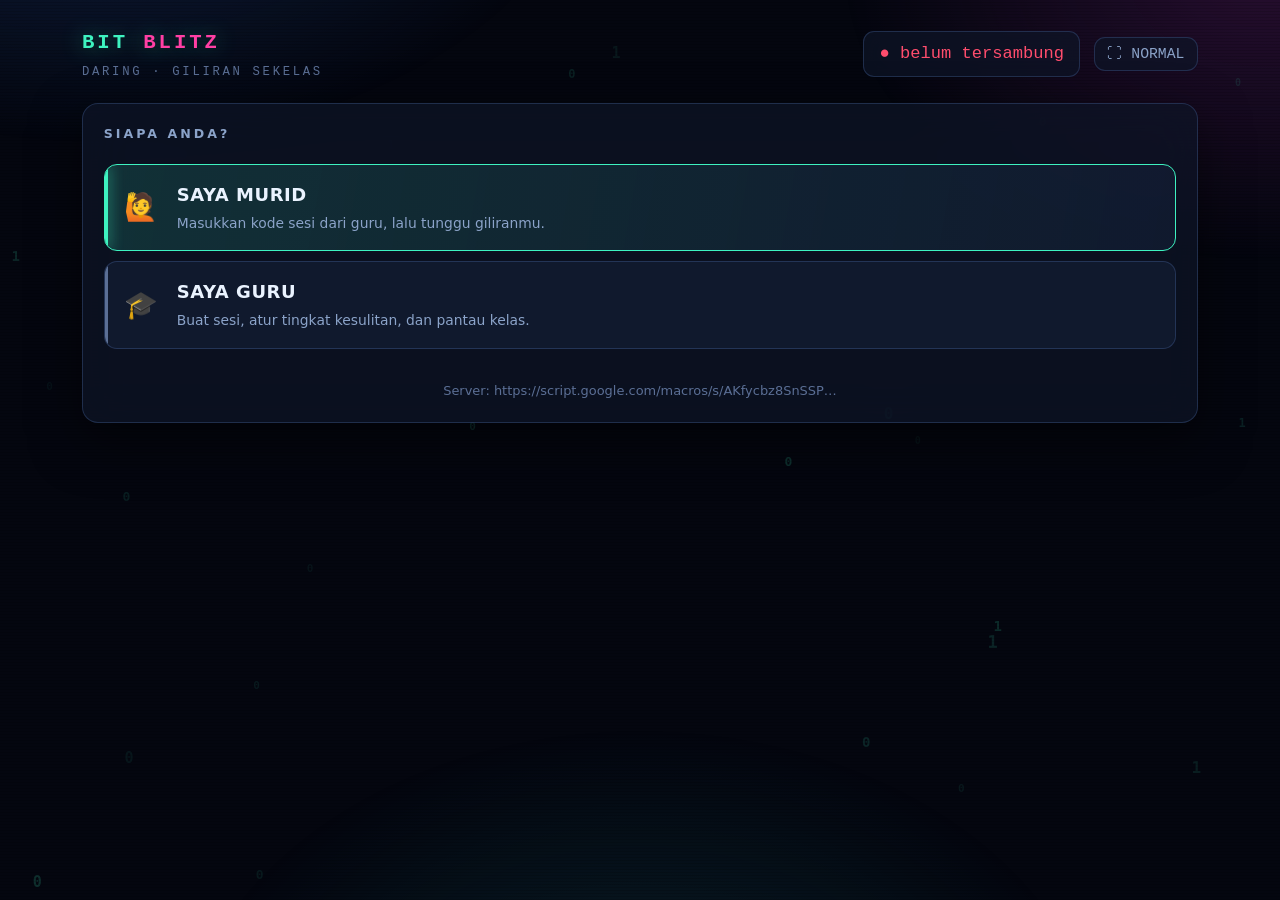
<file: daring.html>
<!DOCTYPE html>
<html lang="id">
<head>
<meta charset="utf-8">
<meta name="viewport" content="width=device-width, initial-scale=1, viewport-fit=cover">
<title>BIT BLITZ DARING — Giliran Sekelas</title>
<meta name="description" content="Permainan konversi biner bergiliran antar-HP, dengan penilaian otomatis ke Google Spreadsheet.">
<link rel="stylesheet" href="tailwind.css">
</head>
<body>
<div id="aurora"></div>
<canvas id="fx"></canvas>
<div id="scan"></div>

<div class="wrap">

<header>
  <div class="logo"><b>BIT</b> <i>BLITZ</i><span>DARING · GILIRAN SEKELAS</span></div>
  <div class="spacer"></div>
  <span class="chip" id="konek">● menyambung…</span>
  <button class="icobtn" id="bProj" aria-pressed="false" title="Perbesaran: Normal → Besar → TV">⛶ NORMAL</button>
</header>

<!-- ================== PILIH PERAN ================== -->
<section id="peran">
  <div class="card">
    <h2>Siapa Anda?</h2>
    <div class="modes">
      <button class="mode primary" data-peran="murid">
        <span class="k">🙋</span>
        <span><span class="n">SAYA MURID</span>
        <span class="d">Masukkan kode sesi dari guru, lalu tunggu giliranmu.</span></span>
      </button>
      <button class="mode" data-peran="guru">
        <span class="k">🎓</span>
        <span><span class="n">SAYA GURU</span>
        <span class="d">Buat sesi, atur tingkat kesulitan, dan pantau kelas.</span></span>
      </button>
    </div>
    <p class="foot" id="catatanServer"></p>
  </div>
</section>

<!-- ================== MURID: GABUNG ================== -->
<section id="gabung" class="hidden">
  <div class="card">
    <h2>Masuk ke sesi</h2>
    <div class="field">
      <label>Kode sesi</label>
      <input id="mKode" placeholder="mis. XIA-2026" autocomplete="off" autocapitalize="characters">
    </div>
    <div class="field">
      <label>Nama lengkap</label>
      <input id="mNama" placeholder="Nama sesuai absen" autocomplete="off">
      <div class="h">Pakai nama asli — nilai Anda direkap berdasarkan nama ini.</div>
    </div>
    <div class="row">
      <button class="btn go" id="bGabung">GABUNG</button>
      <button class="btn" data-kembali>← Kembali</button>
    </div>
    <div class="lockmsg" id="mPesan"></div>
  </div>

  <div class="card">
    <h2>Yang dicatat selama permainan</h2>
    <p class="mt-2 text-[.8rem] leading-relaxed text-dim">
      Supaya penilaian adil, halaman ini mencatat <b class="text-gold">berapa kali kamu keluar
      dari layar permainan</b> (pindah aplikasi atau tab) beserta lamanya, serta upaya
      menempel jawaban. Catatan itu dikirim ke gurumu bersama nilaimu.
      Tidak ada yang lain yang direkam — tidak ada kamera, mikrofon, lokasi, maupun isi HP-mu.
    </p>
  </div>
</section>

<!-- ================== MURID: BERMAIN ================== -->
<section id="main" class="hidden">
  <div class="hud">
    <span class="chip" id="hKode">SESI —</span>
    <span class="chip lv">TINGKAT <b id="hBit">8</b>-bit</span>
    <span class="chip sc">RENTETAN <b id="hStreak">0</b></span>
    <span class="spacer"></span>
    <button class="icobtn" id="bKeluar">KELUAR</button>
  </div>

  <div class="mline">
    <div class="mtop">
      <span class="lbl">GILIRAN</span>
      <span class="who" id="hWho">—</span>
      <span class="st">TARGET <b id="hTarget">15</b></span>
    </div>
    <div class="mbar" id="hBar"><i id="hFill"></i></div>
  </div>

  <div class="tbar hidden" id="tbar"><i id="tfill"></i></div>

  <div class="stage" id="stage">
    <div class="ask" id="ask">MENUNGGU GURU MEMULAI…</div>
    <div class="q" id="q">—</div>

    <div id="jwbB2D" class="answer hidden">
      <input class="num" id="inp" inputmode="numeric" autocomplete="off" placeholder="?">
      <button class="send" id="bKirim">KIRIM</button>
    </div>

    <div id="jwbD2B" class="hidden">
      <div class="bitrail"><div class="bits" id="bits"></div></div>
      <div class="answer"><button class="send" id="bKirim2">KIRIM</button></div>
    </div>

    <div class="fb" id="fb"></div>
  </div>

  <div class="card mt-[.9rem]">
    <h2>Peserta</h2>
    <div class="roster m-0" id="daftar"></div>
  </div>
</section>

<!-- ================== GURU ================== -->
<section id="guru" class="hidden">
  <div class="card">
    <h2>Panel guru</h2>
    <div class="field">
      <label>Alamat server (Apps Script)</label>
      <input id="gUrl" placeholder="https://script.google.com/macros/s/…/exec" autocomplete="off">
      <div class="h">Hanya untuk mencoba dari perangkat Anda sendiri. Sebelum tautan dibagikan
      ke murid, alamat ini harus ditulis permanen di <b>daring.html</b> pada baris
      <span class="text-gold">const URL_SERVER</span>.</div>
    </div>
    <div class="row">
      <button class="btn" id="bTes">TES KONEKSI</button>
    </div>
    <div class="lockmsg" id="gTes"></div>
  </div>

  <div class="card">
    <h2>Pengaturan sesi</h2>
    <div class="grid gap-3 sm:grid-cols-2">
      <div class="field"><label>Kode sesi</label>
        <input id="gKode" placeholder="XIA-2026" autocomplete="off" autocapitalize="characters"></div>
      <div class="field"><label>PIN guru</label>
        <input id="gPin" type="password" placeholder="PIN dari Apps Script" autocomplete="off"></div>
      <div class="field"><label>Tingkat kesulitan</label>
        <select id="gBit"></select></div>
      <div class="field"><label>Arah konversi</label>
        <select id="gArah">
          <option value="b2d">Biner → Desimal</option>
          <option value="d2b">Desimal → Biner</option>
        </select></div>
      <div class="field"><label>Target rentetan benar</label>
        <input id="gTarget" type="number" min="3" max="200" value="15"></div>
      <div class="field"><label>Batas waktu per giliran (detik)</label>
        <input id="gBatas" type="number" min="5" max="120" value="25">
        <div class="h">Lewat dari ini, giliran dilewati sendiri — jadi murid yang sinyalnya
        putus tidak menghentikan seluruh kelas.</div></div>
    </div>
    <div class="row">
      <button class="btn go" id="bBuat">BUAT SESI</button>
      <button class="btn" id="bMulai">MULAI</button>
      <button class="btn" id="bLewati">LEWATI GILIRAN</button>
      <button class="btn" id="bAkhiri">AKHIRI &amp; SIMPAN NILAI</button>
      <button class="btn" data-kembali>← Kembali</button>
    </div>
    <div class="lockmsg" id="gPesan"></div>
  </div>

  <div class="card hidden" id="gPantau">
    <h2>Pantauan langsung</h2>
    <div class="hud">
      <span class="chip" id="pStatus">—</span>
      <span class="chip lv">GILIRAN <b id="pWho">—</b></span>
      <span class="chip sc">RENTETAN <b id="pStreak">0</b></span>
      <span class="chip">REKOR <b id="pRekor">0</b></span>
    </div>
    <div class="kbig mt-3 mb-3" id="pSoal">—</div>
    <div class="mt-[.9rem] overflow-x-auto">
      <table class="board" id="pTabel"></table>
    </div>
    <p class="mt-3 text-[.75rem] leading-relaxed text-dimmer">
      Kolom <b class="text-gold">Keluar layar</b> menghitung berapa kali murid berpindah
      aplikasi atau tab selama permainan. Angka besar bukan bukti curang — bisa saja
      ada telepon masuk — tapi layak ditanyakan.
    </p>
  </div>
</section>

</div>

<script>
"use strict";
/* =========================================================================
   ALAMAT SERVER
   Tempel di sini URL Web App dari Apps Script (yang berakhiran /exec),
   lalu unggah ulang berkas ini. Tanpa itu murid tidak bisa terhubung.
   ========================================================================= */
const URL_SERVER = 'https://script.google.com/macros/s/AKfycbz8SnSSPMcixhqM5NfQhEaySdcr76zpn2xAkZQOlDe6vxAdr7WQAnUAv8Kf_kLDSq-X/exec';

/* ========================================================================= */
const $ = id => document.getElementById(id);
const LS = 'bitblitz.daring';
let simpan = Object.assign({zoom:0, id:'', nama:'', kode:''},
  JSON.parse(localStorage.getItem(LS) || '{}'));
const tulisSimpan = () => localStorage.setItem(LS, JSON.stringify(simpan));

if(!simpan.id){                                  // identitas perangkat, dipakai untuk sambung ulang
  simpan.id = 'p' + Math.random().toString(36).slice(2, 10) + Date.now().toString(36).slice(-4);
  tulisSimpan();
}
function alamat(){ return (simpan.url || URL_SERVER || '').trim(); }

/* =========================================================================
   LATAR
   ========================================================================= */
const cv = $('fx'), ctx = cv.getContext('2d');
const REDUCED = matchMedia('(prefers-reduced-motion: reduce)').matches;
let W = 0, H = 0, hujan = [];
function ukurKanvas(){
  const dpr = Math.min(devicePixelRatio || 1, 2);
  W = innerWidth; H = innerHeight;
  cv.width = W * dpr; cv.height = H * dpr;
  cv.style.width = W + 'px'; cv.style.height = H + 'px';
  ctx.setTransform(dpr, 0, 0, dpr, 0, 0);
  hujan = Array.from({length: Math.round(W / 40)}, () => ({
    x: Math.random() * W, y: Math.random() * H, sp: .3 + Math.random() * .8,
    c: '01'[Math.floor(Math.random() * 2)], a: .05 + Math.random() * .13,
    s: 10 + Math.floor(Math.random() * 8)
  }));
}
addEventListener('resize', ukurKanvas);
function bingkai(){
  ctx.clearRect(0, 0, W, H);
  if(!REDUCED) for(const d of hujan){
    ctx.fillStyle = 'rgba(62,242,192,' + d.a + ')';
    ctx.font = '600 ' + d.s + 'px ui-monospace,monospace';
    ctx.fillText(d.c, d.x, d.y);
    d.y += d.sp;
    if(d.y > H + 14){ d.y = -14; d.x = Math.random() * W; }
  }
  requestAnimationFrame(bingkai);
}
ukurKanvas(); bingkai();

/* =========================================================================
   BUNYI
   ========================================================================= */
let actx = null;
function nada(f, dur, tipe, vol, tunda){
  try{
    actx = actx || new (window.AudioContext || window.webkitAudioContext)();
    const t = actx.currentTime + (tunda || 0);
    const o = actx.createOscillator(), g = actx.createGain();
    o.type = tipe || 'square';
    o.frequency.setValueAtTime(f, t);
    g.gain.setValueAtTime(.0001, t);
    g.gain.linearRampToValueAtTime(vol || .06, t + .012);
    g.gain.exponentialRampToValueAtTime(.0001, t + dur);
    o.connect(g); g.connect(actx.destination);
    o.start(t); o.stop(t + dur + .03);
  }catch(e){}
}
const bBenar   = () => { nada(680, .09); nada(1020, .13, 'square', .05, .06); };
const bSalah   = () => { nada(170, .1, 'sawtooth', .07); nada(110, .26, 'sawtooth', .06, .07); };
const bGiliran = () => { nada(523, .1); nada(784, .18, 'square', .06, .09); };
const bDetik   = () => nada(1500, .04, 'sine', .045);

/* =========================================================================
   HUBUNGAN KE SERVER
   ========================================================================= */
let sehat = null;
function tandaKoneksi(ok, teks){
  if(sehat === ok && !teks) return;
  sehat = ok;
  const el = $('konek');
  el.textContent = teks || (ok ? '● tersambung' : '● koneksi putus — mencoba lagi');
  el.style.color = ok ? 'var(--color-acc)' : 'var(--color-bad)';
}

async function kirim(data, diamSaatGagal){
  const url = alamat();
  if(!url) throw new Error('Alamat server belum diisi.');
  const batal = new AbortController();
  const jam = setTimeout(() => batal.abort(), 12000);
  try{
    const r = await fetch(url, {              // tanpa header khusus → permintaan sederhana, bebas CORS preflight
      method: 'POST',
      body: JSON.stringify(data),
      signal: batal.signal,
      redirect: 'follow'
    });
    const teks = await r.text();
    let j;
    try { j = JSON.parse(teks); }
    catch(e){ throw new Error('Balasan server tidak terbaca. Pastikan akses Web App disetel "Anyone".'); }
    tandaKoneksi(true);
    return j;
  }catch(e){
    if(!diamSaatGagal) tandaKoneksi(false);
    /* Kalau Web App tidak disetel "Anyone", Google membalas halaman "Akses Ditolak"
       tanpa header CORS. Browser hanya melempar TypeError "Failed to fetch" yang tidak
       menjelaskan apa pun, jadi penyebab tersering disebutkan langsung di sini. */
    if(e.name === 'AbortError')
      throw new Error('Server tidak menjawab dalam 12 detik. Periksa sinyal, lalu coba lagi.');
    if(e instanceof TypeError)
      throw new Error('Permintaan ditolak sebelum sampai ke skrip. Penyebab tersering: di Apps Script, ' +
        'Deploy → Manage deployments → ikon pensil → "Who has access" belum disetel ' +
        '"Anyone". Periksa juga URL-nya sudah benar dan diakhiri /exec.');
    throw e;
  }finally{ clearTimeout(jam); }
}

/* =========================================================================
   CATATAN INTEGRITAS — terbuka, bukan diam-diam
   ========================================================================= */
let integ = {blur:0, blurMs:0, tempel:0};
let luarSejak = 0;
function keLuar(){
  if(luarSejak || !sedangMain()) return;
  luarSejak = Date.now();
  integ.blur++;
}
function keDalam(){
  if(!luarSejak) return;
  const lama = Date.now() - luarSejak;
  integ.blurMs += lama;
  luarSejak = 0;
  if(lama > 1500) pesanMain('Kamu keluar dari layar ' + Math.round(lama / 1000) + ' detik — tercatat.', 'no');
}
document.addEventListener('visibilitychange', () => document.hidden ? keLuar() : keDalam());
addEventListener('blur', keLuar);
addEventListener('focus', keDalam);
['paste','copy','cut'].forEach(ev =>
  document.addEventListener(ev, e => {
    if(!sedangMain()) return;
    e.preventDefault();
    integ.tempel++;
    pesanMain('Salin-tempel dimatikan selama permainan.', 'no');
  }));

/* =========================================================================
   KEADAAN
   ========================================================================= */
let peran = null;             // 'murid' | 'guru'
let sesi = null;              // ringkasan terakhir dari server
let jamPoll = null;
let tenggatLokal = 0;
let bitKu = [];
let nomorDijawab = 0;
let detikTerakhir = 0;
let mulaiJawab = 0;
let sedangKirim = false;

const sedangMain = () => !!(sesi && sesi.status === 'main' && peran === 'murid');
const layar = n => ['peran','gabung','main','guru'].forEach(x =>
  $(x).classList.toggle('hidden', x !== n));

function pesanMain(t, cls){
  const f = $('fb');
  f.textContent = t;
  f.className = 'fb ' + (cls || '');
}

/* =========================================================================
   PERAN
   ========================================================================= */
document.querySelectorAll('[data-peran]').forEach(b => b.addEventListener('click', () => {
  peran = b.dataset.peran;
  if(peran === 'murid'){
    $('mKode').value = simpan.kode || '';
    $('mNama').value = simpan.nama || '';
    layar('gabung');
  }else{
    $('gUrl').value = simpan.url || '';
    $('gKode').value = simpan.kode || '';
    isiPilihanBit();
    layar('guru');
  }
}));
document.querySelectorAll('[data-kembali]').forEach(b => b.addEventListener('click', () => {
  hentikanPoll(); peran = null; sesi = null; layar('peran');
}));

function isiPilihanBit(){
  let o = '';
  for(let b = 4; b <= 11; b++){
    o += '<option value="' + b + '"' + (b === 8 ? ' selected' : '') + '>' +
         b + '-bit (0–' + (Math.pow(2, b) - 1) + ')</option>';
  }
  $('gBit').innerHTML = o;
}

/* =========================================================================
   MURID
   ========================================================================= */
$('bGabung').addEventListener('click', async () => {
  const kode = $('mKode').value.trim().toUpperCase();
  const nama = $('mNama').value.trim();
  if(!kode || !nama){ $('mPesan').textContent = 'Kode sesi dan nama harus diisi.'; return; }
  $('mPesan').textContent = 'Menghubungi server…';
  try{
    const j = await kirim({action:'gabung', kode, nama, id:simpan.id});
    if(!j.ok){ $('mPesan').textContent = j.pesan || 'Gagal bergabung.'; return; }
    simpan.kode = kode; simpan.nama = nama; tulisSimpan();
    sesi = j.sesi;
    integ = {blur:0, blurMs:0, tempel:0};
    layar('main');
    gambarMurid();
    mulaiPoll();
  }catch(e){
    $('mPesan').textContent = 'Tidak bisa menghubungi server. ' + e.message;
  }
});

$('bKeluar').addEventListener('click', () => {
  hentikanPoll(); sesi = null; layar('gabung');
});

/* ---- menjawab ---- */
function susunBit(bit){
  const box = $('bits');
  box.innerHTML = '';
  bitKu = new Array(bit).fill(0);
  for(let i = 0; i < bit; i++){
    const nilai = Math.pow(2, bit - 1 - i);
    const b = document.createElement('button');
    b.className = 'bit';
    b.innerHTML = '<span class="led"></span><span class="v">0</span><span class="p">' + nilai + '</span>';
    b.addEventListener('click', () => {
      if(!sesi || !sesi.akuGiliran) return;
      bitKu[i] = bitKu[i] ? 0 : 1;
      b.classList.toggle('on', !!bitKu[i]);
      b.querySelector('.v').textContent = bitKu[i];
      nada(bitKu[i] ? 780 + i * 25 : 380, .04, 'square', .04);
    });
    box.appendChild(b);
  }
}
const nilaiBit = () => bitKu.reduce((a, b, i) => a + (b ? Math.pow(2, bitKu.length - 1 - i) : 0), 0);

async function kirimJawaban(){
  if(!sesi || !sesi.akuGiliran || sedangKirim || !sesi.soal) return;
  let jawaban;
  if(sesi.arah === 'b2d'){
    const raw = $('inp').value.trim();
    if(raw === '') return;
    jawaban = parseInt(raw, 10);
    if(isNaN(jawaban)) return;
  }else{
    jawaban = nilaiBit();
  }
  sedangKirim = true;
  pesanMain('Mengirim…', '');
  try{
    const j = await kirim({
      action:'jawab', kode:sesi.kode, id:simpan.id, nomor:sesi.soal.nomor,
      jawaban, ms: Date.now() - mulaiJawab,
      blur:integ.blur, blurMs:integ.blurMs, tempel:integ.tempel
    });
    integ = {blur:0, blurMs:0, tempel:0};       // sudah tercatat di server
    if(j.ok){
      j.benar ? bBenar() : bSalah();
      pesanMain(j.benar ? 'BENAR!' : 'Salah — jawabannya ' + j.jawabanBenar, j.benar ? 'ok' : 'no');
      sesi = j.sesi; gambarMurid();
    }else{
      pesanMain(j.pesan || 'Gagal mengirim.', 'no');
      if(j.sesi){ sesi = j.sesi; gambarMurid(); }
    }
  }catch(e){
    pesanMain('Jawaban gagal terkirim — periksa sinyal.', 'no');
  }finally{ sedangKirim = false; }
}
$('bKirim').addEventListener('click', kirimJawaban);
$('bKirim2').addEventListener('click', kirimJawaban);
document.addEventListener('keydown', e => {
  if(e.key === 'Enter' && peran === 'murid' && !$('main').classList.contains('hidden')){
    e.preventDefault(); kirimJawaban();
  }
});

/* ---- menggambar layar murid ---- */
let soalTerpasang = 0;
function gambarMurid(){
  if(!sesi) return;
  $('hKode').textContent = 'SESI ' + sesi.kode;
  $('hBit').textContent = sesi.bit;
  $('hStreak').textContent = sesi.streak;
  $('hTarget').textContent = sesi.target;
  $('hFill').style.width = Math.min(100, sesi.streak / sesi.target * 100) + '%';
  $('hBar').classList.toggle('near', sesi.streak >= sesi.target - 3);

  $('daftar').innerHTML = sesi.peserta.map(x =>
    '<span class="pl' + (x.id === sesi.giliranId ? ' now' : '') + '">' + lolos(x.nama) +
    ' <b class="text-acc">' + x.benar + '</b>/' + (x.benar + x.salah + x.lewat) + '</span>').join('');

  if(sesi.status === 'lobi'){
    $('hWho').textContent = 'Menunggu guru';
    $('ask').textContent = 'MENUNGGU GURU MEMULAI…';
    $('q').textContent = '⏳';
    $('q').className = 'q';
    $('jwbB2D').classList.add('hidden');
    $('jwbD2B').classList.add('hidden');
    $('tbar').classList.add('hidden');
    return;
  }

  if(sesi.status === 'selesai'){
    $('hWho').textContent = sesi.lulus ? 'KELAS LULUS 🎉' : 'Selesai';
    $('ask').textContent = sesi.lulus ? 'TARGET TERCAPAI' : 'PERMAINAN SELESAI';
    $('q').textContent = sesi.rekor;
    $('q').className = 'q';
    $('jwbB2D').classList.add('hidden');
    $('jwbD2B').classList.add('hidden');
    $('tbar').classList.add('hidden');
    const aku = sesi.peserta.filter(x => x.id === simpan.id)[0];
    pesanMain(aku ? ('Kamu: ' + aku.benar + ' benar · ' + aku.salah + ' salah · ' + aku.lewat + ' terlewat')
                  : 'Rentetan terbaik kelas: ' + sesi.rekor, sesi.lulus ? 'ok' : '');
    hentikanPoll();
    return;
  }

  /* sedang bermain */
  $('hWho').textContent = sesi.giliranNomor + '. ' + sesi.giliranNama +
                          (sesi.akuGiliran ? ' — GILIRANMU!' : '');
  $('tbar').classList.remove('hidden');

  const baru = sesi.soal && sesi.soal.nomor !== soalTerpasang;
  if(baru){
    soalTerpasang = sesi.soal.nomor;
    mulaiJawab = Date.now();
    nolSejak = 0;
    $('q').textContent = sesi.soal.tampil;
    $('q').className = 'q qin' + (sesi.arah === 'b2d' ? ' bin' : '');
    $('inp').value = '';
    if(sesi.arah === 'd2b') susunBit(sesi.bit);
    if(sesi.akuGiliran){ bGiliran(); pesanMain('Giliranmu — jawab sekarang!', 'ok'); }
    else pesanMain('', '');
  }

  $('ask').textContent = sesi.akuGiliran
    ? (sesi.arah === 'b2d' ? 'BERAPA NILAI DESIMALNYA?' : 'NYALAKAN BIT YANG BENAR')
    : 'GILIRAN ' + sesi.giliranNama.toUpperCase() + ' — TUNGGU YA';

  const punyaGiliran = !!sesi.akuGiliran;
  $('jwbB2D').classList.toggle('hidden', !(punyaGiliran && sesi.arah === 'b2d'));
  $('jwbD2B').classList.toggle('hidden', !(punyaGiliran && sesi.arah === 'd2b'));
  if(punyaGiliran && sesi.arah === 'b2d' && baru) $('inp').focus();
}

const lolos = s => String(s).replace(/[&<>"]/g, c => ({'&':'&amp;','<':'&lt;','>':'&gt;','"':'&quot;'}[c]));

/* ---- hitung mundur giliran ----
   Server mengirim sisaMs yang dibatasi minimal 0, jadi "sudah lewat berapa lama"
   TIDAK boleh dihitung dari tenggatLokal — nilainya ikut maju tiap polling.
   Yang dipakai: sejak kapan sisa waktu menyentuh nol di perangkat ini. */
let nolSejak = 0;
setInterval(() => {
  if(!sesi || sesi.status !== 'main' || !tenggatLokal) return;
  const sisa = Math.max(0, tenggatLokal - Date.now());
  const pct = Math.min(100, sisa / (sesi.batas * 1000) * 100);
  $('tfill').style.width = pct + '%';
  $('tbar').classList.toggle('warn', sisa < 6000);
  const d = Math.ceil(sisa / 1000);
  if(sesi.akuGiliran && d <= 5 && d > 0 && d !== detikTerakhir){ detikTerakhir = d; bDetik(); }

  if(sisa > 0){ nolSejak = 0; return; }
  if(!nolSejak) nolSejak = Date.now();
  /* giliran macet — mis. murid kehilangan sinyal. Siapa pun boleh memintanya
     dilewati; server yang memastikan tenggatnya memang sudah terlampaui. */
  if(Date.now() - nolSejak > 5400) mintaLewati();
}, 200);

let lewatiTerakhir = 0;
async function mintaLewati(){
  if(!sesi || Date.now() - lewatiTerakhir < 6000) return;
  lewatiTerakhir = Date.now();
  try{
    const j = await kirim({action:'lewati', kode:sesi.kode, id:simpan.id}, true);
    if(j.ok && j.sesi){ sesi = j.sesi; peran === 'guru' ? gambarGuru() : gambarMurid(); }
  }catch(e){}
}

/* =========================================================================
   POLLING
   ========================================================================= */
function mulaiPoll(){
  hentikanPoll();
  const putar = async () => {
    if(!sesi) return;
    try{
      const j = await kirim({action:'status', kode:sesi.kode, id:simpan.id}, true);
      if(j.ok){
        sesi = j.sesi;
        if(sesi.soal) tenggatLokal = Date.now() + sesi.soal.sisaMs;
        tandaKoneksi(true);
        peran === 'guru' ? gambarGuru() : gambarMurid();
      }else if(j.hilang){
        pesanMain('Sesi sudah dihapus guru.', 'no');
        hentikanPoll();
      }
    }catch(e){ tandaKoneksi(false); }
  };
  putar();
  jamPoll = setInterval(putar, sesi && sesi.status === 'main' ? 2000 : 3500);
}
function hentikanPoll(){ if(jamPoll){ clearInterval(jamPoll); jamPoll = null; } }

/* =========================================================================
   GURU
   ========================================================================= */
$('gUrl').addEventListener('input', () => {
  simpan.url = $('gUrl').value.trim(); tulisSimpan();
});

$('bTes').addEventListener('click', async () => {
  const t = $('gTes');
  if(!alamat()){ t.textContent = 'Alamat server masih kosong.'; return; }
  t.style.color = 'var(--color-dim)'; t.textContent = 'Menghubungi…';
  try{
    const j = await kirim({action:'ping'});
    t.style.color = 'var(--color-acc)';
    t.textContent = j.ok ? ('Tersambung. Versi server ' + j.versi + '.') : 'Server menjawab, tapi menolak.';
  }catch(e){
    t.style.color = 'var(--color-bad)';
    t.textContent = 'Gagal: ' + e.message;
  }
});

function guruPesan(t, ok){
  const el = $('gPesan');
  el.textContent = t;
  el.style.color = ok ? 'var(--color-acc)' : 'var(--color-bad)';
}
const dataGuru = () => ({
  kode: $('gKode').value.trim().toUpperCase(),
  pin: $('gPin').value.trim(),
  bit: +$('gBit').value,
  arah: $('gArah').value,
  target: +$('gTarget').value,
  batas: +$('gBatas').value
});

$('bBuat').addEventListener('click', async () => {
  const d = dataGuru();
  if(!d.kode || !d.pin) return guruPesan('Kode sesi dan PIN harus diisi.');
  try{
    const j = await kirim(Object.assign({action:'buat'}, d));
    if(!j.ok) return guruPesan(j.pesan);
    simpan.kode = d.kode; tulisSimpan();
    sesi = j.sesi;
    $('gPantau').classList.remove('hidden');
    guruPesan('Sesi ' + d.kode + ' dibuat. Bagikan kodenya ke murid.', true);
    gambarGuru(); mulaiPoll();
  }catch(e){ guruPesan('Gagal: ' + e.message); }
});

$('bMulai').addEventListener('click', async () => {
  const d = dataGuru();
  if(!sesi) return guruPesan('Buat sesi dulu.');
  try{
    const j = await kirim(Object.assign({action:'mulai'}, d));
    if(!j.ok) return guruPesan(j.pesan);
    sesi = j.sesi; guruPesan('Permainan dimulai.', true); gambarGuru();
  }catch(e){ guruPesan('Gagal: ' + e.message); }
});

$('bLewati').addEventListener('click', async () => {
  const d = dataGuru();
  if(!sesi) return;
  try{
    const j = await kirim({action:'lewati', kode:d.kode, pin:d.pin, id:simpan.id});
    if(!j.ok) return guruPesan(j.pesan);
    sesi = j.sesi; gambarGuru();
  }catch(e){ guruPesan('Gagal: ' + e.message); }
});

$('bAkhiri').addEventListener('click', async () => {
  const d = dataGuru();
  if(!sesi) return;
  if(!confirm('Akhiri sesi dan tulis nilai ke Spreadsheet?')) return;
  try{
    const j = await kirim({action:'selesai', kode:d.kode, pin:d.pin});
    if(!j.ok) return guruPesan(j.pesan);
    sesi = j.sesi;
    guruPesan('Sesi diakhiri. Nilai sudah ditulis ke sheet "Hasil".', true);
    gambarGuru(); hentikanPoll();
  }catch(e){ guruPesan('Gagal: ' + e.message); }
});

function gambarGuru(){
  if(!sesi) return;
  $('gPantau').classList.remove('hidden');
  $('pStatus').textContent = ({lobi:'MENUNGGU MULAI', main:'BERJALAN', selesai:'SELESAI'})[sesi.status] || sesi.status;
  $('pWho').textContent = sesi.giliranNama ? (sesi.giliranNomor + '. ' + sesi.giliranNama) : '—';
  $('pStreak').textContent = sesi.streak;
  $('pRekor').textContent = sesi.rekor;
  $('pSoal').textContent = sesi.soal ? sesi.soal.tampil : (sesi.status === 'selesai' ? (sesi.lulus ? 'LULUS' : 'SELESAI') : '—');

  const baris = sesi.peserta.map((x, i) => {
    const dijawab = x.benar + x.salah;
    const akurasi = dijawab ? Math.round(x.benar / dijawab * 100) + '%' : '—';
    const tanda = x.blur >= 3 ? ' style="color:var(--color-bad)"' : '';
    return '<tr><td>' + (i + 1) + '</td><td>' + lolos(x.nama) + '</td><td>' + x.benar +
           '</td><td>' + x.salah + '</td><td>' + x.lewat + '</td><td>' + akurasi +
           '</td><td' + tanda + '>' + x.blur + '</td><td>' + x.tempel + '</td></tr>';
  }).join('');
  $('pTabel').innerHTML =
    '<thead><tr><th>#</th><th>Nama</th><th>Benar</th><th>Salah</th><th>Lewat</th>' +
    '<th>Akurasi</th><th>Keluar layar</th><th>Tempel</th></tr></thead><tbody>' +
    (baris || '<tr><td colspan="8" class="text-dimmer">Belum ada murid yang bergabung.</td></tr>') +
    '</tbody>';
}

/* =========================================================================
   PERBESARAN
   ========================================================================= */
const LABEL_ZOOM = ['⛶ NORMAL', '⛶ BESAR', '⛶ TV'];
function pasangZoom(){
  const z = simpan.zoom || 0;
  document.documentElement.classList.toggle('zoom1', z === 1);
  document.documentElement.classList.toggle('zoom2', z === 2);
  $('bProj').textContent = LABEL_ZOOM[z];
  $('bProj').setAttribute('aria-pressed', z > 0);
  ukurKanvas();
}
$('bProj').addEventListener('click', () => {
  simpan.zoom = ((simpan.zoom || 0) + 1) % 3; tulisSimpan(); pasangZoom();
});

/* =========================================================================
   AWAL
   ========================================================================= */
pasangZoom();
$('catatanServer').textContent = alamat()
  ? 'Server: ' + alamat().slice(0, 48) + '…'
  : '⚠ Alamat server belum diisi. Guru perlu menempelkan URL Apps Script ke daring.html.';
tandaKoneksi(false, '● belum tersambung');
</script>
</body>
</html>
</file>
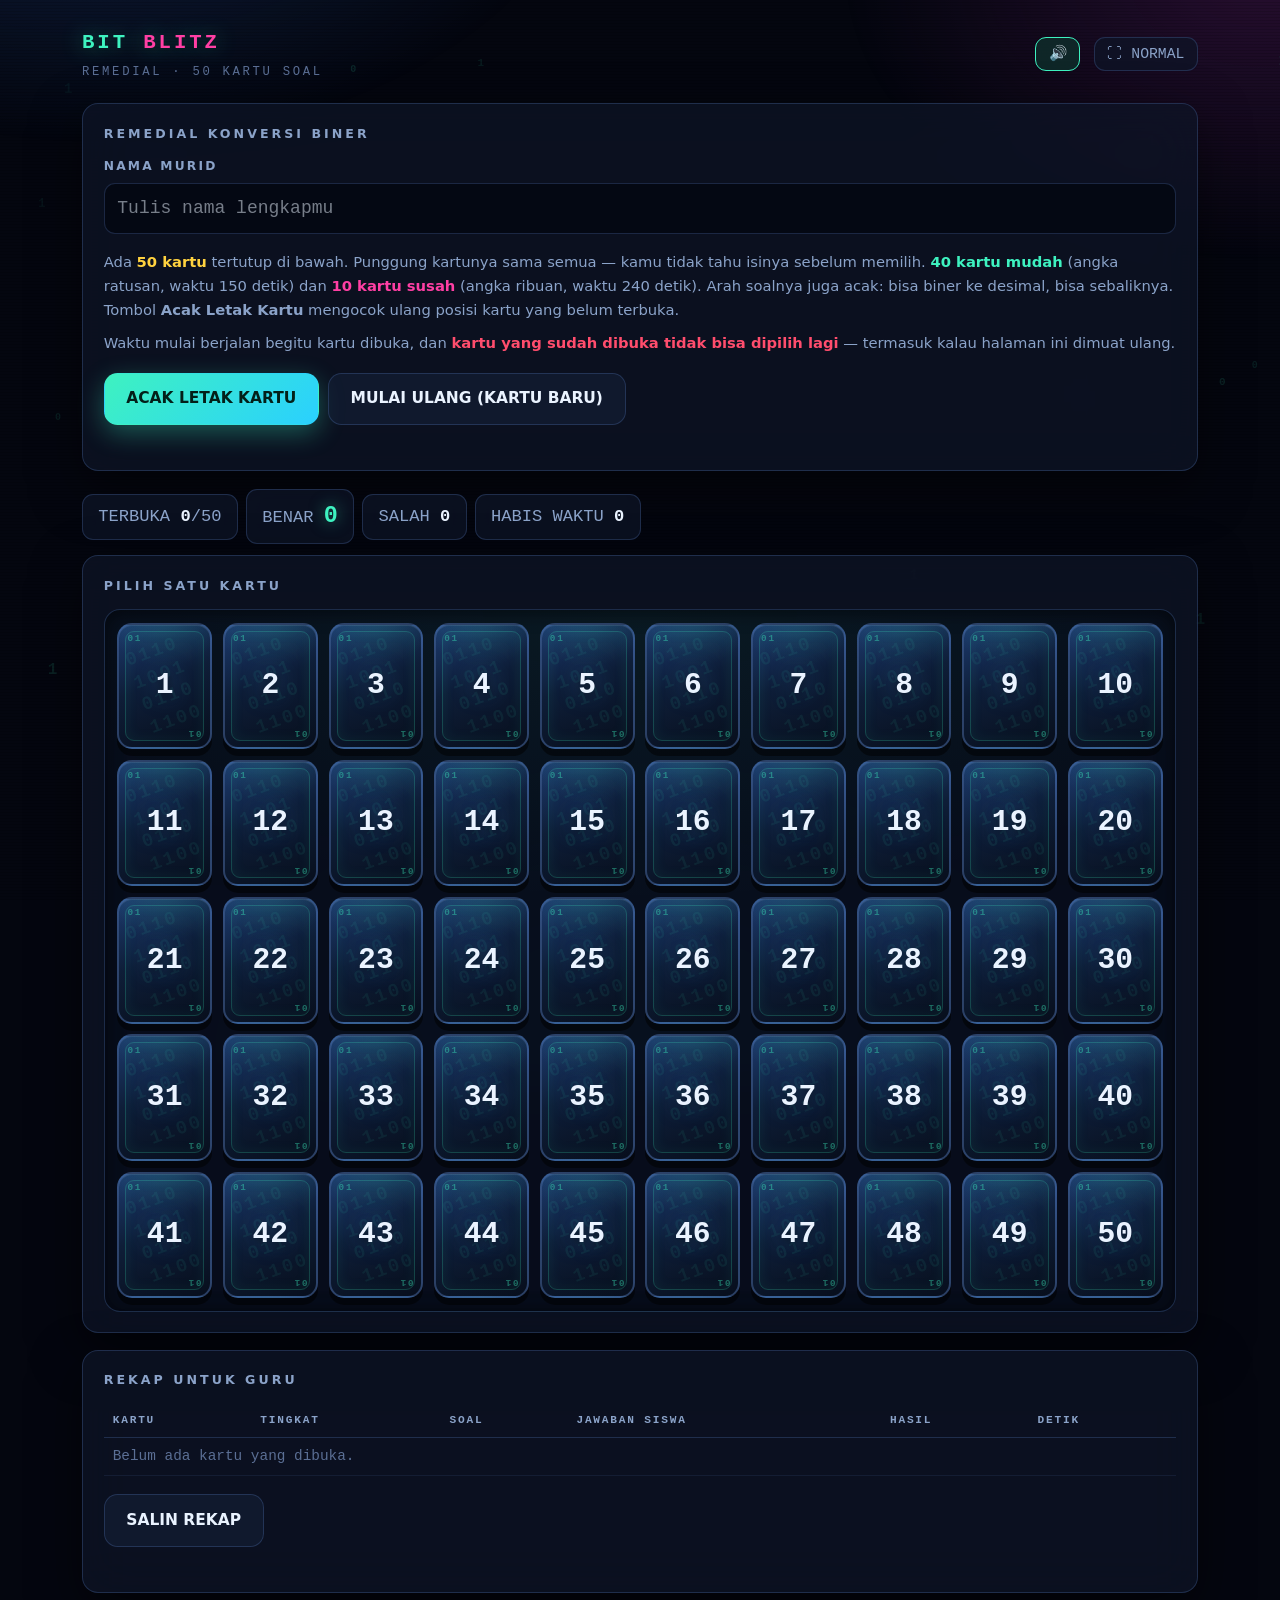
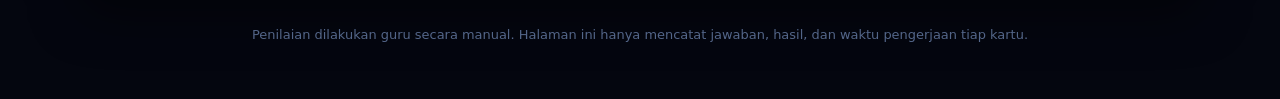
<file: remedial.html>
<!DOCTYPE html>
<html lang="id">
<head>
<meta charset="utf-8">
<meta name="viewport" content="width=device-width, initial-scale=1, viewport-fit=cover">
<title>BIT BLITZ REMEDIAL — 50 Kartu Soal</title>
<meta name="description" content="Remedial konversi biner: 50 kartu soal acak, mudah dan susah, dengan suara penanda benar atau salah.">
<link rel="stylesheet" href="tailwind.css">
</head>
<body>
<div id="aurora"></div>
<canvas id="fx"></canvas>
<div id="scan"></div>

<div class="wrap">

<header>
  <div class="logo"><b>BIT</b> <i>BLITZ</i><span>REMEDIAL · 50 KARTU SOAL</span></div>
  <div class="spacer"></div>
  <button class="icobtn" id="bSuara" aria-pressed="true" title="Suara">🔊</button>
  <button class="icobtn" id="bProj" aria-pressed="false" title="Perbesaran: Normal → Besar → TV">⛶ NORMAL</button>
</header>

<!-- ================== PENGANTAR ================== -->
<div class="card">
  <h2>Remedial konversi biner</h2>
  <div class="field">
    <label>Nama murid</label>
    <input id="nama" placeholder="Tulis nama lengkapmu" autocomplete="off">
  </div>
  <p class="text-[.82rem] leading-relaxed text-dim">
    Ada <b class="text-gold"><span id="tTotal">50</span> kartu</b> tertutup di bawah.
    Punggung kartunya sama semua — kamu tidak tahu isinya sebelum memilih.
    <b class="text-acc"><span id="tMudah">40</span> kartu mudah</b>
    (angka ratusan, waktu <span id="tDetikMudah">150</span> detik) dan
    <b class="text-mag"><span id="tSusah">10</span> kartu susah</b>
    (angka ribuan, waktu <span id="tDetikSusah">240</span> detik). Arah soalnya juga acak:
    bisa biner ke desimal, bisa sebaliknya. Tombol <b>Acak Letak Kartu</b> mengocok ulang
    posisi kartu yang belum terbuka.
  </p>
  <p class="mt-2 text-[.82rem] leading-relaxed text-dim">
    Waktu mulai berjalan begitu kartu dibuka, dan
    <b class="text-bad">kartu yang sudah dibuka tidak bisa dipilih lagi</b> —
    termasuk kalau halaman ini dimuat ulang.
  </p>
  <div class="row">
    <button class="btn go" id="bAcak">ACAK LETAK KARTU</button>
    <button class="btn" id="bUlang">MULAI ULANG (KARTU BARU)</button>
  </div>
  <div class="lockmsg" id="pesanAcak"></div>
</div>

<!-- ================== PAPAN SKOR RINGKAS ================== -->
<div class="hud mt-4">
  <span class="chip">TERBUKA <b id="hBuka">0</b>/<span id="hTotal">50</span></span>
  <span class="chip sc">BENAR <b id="hBenar">0</b></span>
  <span class="chip">SALAH <b id="hSalah">0</b></span>
  <span class="chip">HABIS WAKTU <b id="hLewat">0</b></span>
</div>

<!-- ================== PAPAN KARTU ================== -->
<div class="card">
  <h2>Pilih satu kartu</h2>
  <div class="papan" id="papan"></div>
</div>

<!-- ================== REKAP ================== -->
<div class="card" id="kartuRekap">
  <h2>Rekap untuk guru</h2>
  <div class="mt-2 overflow-x-auto">
    <table class="board" id="rekap"></table>
  </div>
  <div class="row">
    <button class="btn" id="bSalin">SALIN REKAP</button>
  </div>
  <div class="lockmsg" id="pesanSalin"></div>
</div>

<p class="foot">
  Penilaian dilakukan guru secara manual. Halaman ini hanya mencatat jawaban,
  hasil, dan waktu pengerjaan tiap kartu.
</p>

</div>

<!-- ================== HAMPARAN SOAL ================== -->
<div id="soal">
  <div class="kotak">
    <div class="card">
      <div class="flex flex-wrap items-center gap-3">
        <span class="chip">KARTU <b id="sNo">—</b></span>
        <span class="tingkat mudah" id="sTingkat">MUDAH</span>
        <span class="spacer"></span>
        <span class="chip sc">SISA <b id="sDetik">—</b></span>
      </div>

      <div class="tbar mt-3" id="sBar"><i id="sFill"></i></div>

      <div class="stage">
        <div class="ask" id="sAsk">UBAH KE DESIMAL</div>
        <div class="q" id="sQ">—</div>
      </div>

      <div class="mt-4">
        <label class="mb-2 block text-[.68rem] font-bold uppercase tracking-[.18em] text-dim"
               for="sInput">Tulis jawabanmu</label>
        <input class="jawab" id="sInput" inputmode="numeric" autocomplete="off"
               autocorrect="off" spellcheck="false" placeholder="?">
      </div>

      <div class="vonis" id="sVonis"></div>

      <div class="row">
        <button class="btn go" id="bKirim">KIRIM JAWABAN</button>
        <button class="btn hidden" id="bTutup">TUTUP KARTU</button>
      </div>
    </div>
  </div>
</div>

<script>
"use strict";
/* =========================================================================
   BIT BLITZ REMEDIAL
   50 kartu tertutup: 40 mudah (ratusan, 150 detik) + 10 susah (ribuan, 240 detik).
   Arah konversi diacak per kartu. Penilaian akhir dilakukan guru.
   ========================================================================= */

const JUM   = { mudah: 40, susah: 10 };
const DETIK = { mudah: 150, susah: 240 };
const TOTAL = JUM.mudah + JUM.susah;
const LS    = 'bitblitz.remedial';

const $  = id => document.getElementById(id);
const ri = n => Math.floor(Math.random() * n);
const lolos = s => String(s).replace(/[&<>"]/g, c =>
  ({'&':'&amp;','<':'&lt;','>':'&gt;','"':'&quot;'}[c]));

/* =========================================================================
   LATAR
   ========================================================================= */
const cv = $('fx'), ctx = cv.getContext('2d');
const REDUCED = matchMedia('(prefers-reduced-motion: reduce)').matches;
let W = 0, H = 0, hujan = [];
function ukurKanvas(){
  const dpr = Math.min(devicePixelRatio || 1, 2);
  W = innerWidth; H = innerHeight;
  cv.width = W * dpr; cv.height = H * dpr;
  cv.style.width = W + 'px'; cv.style.height = H + 'px';
  ctx.setTransform(dpr, 0, 0, dpr, 0, 0);
  hujan = Array.from({length: Math.round(W / 44)}, () => ({
    x: Math.random() * W, y: Math.random() * H, sp: .25 + Math.random() * .7,
    c: '01'[ri(2)], a: .04 + Math.random() * .11, s: 10 + ri(8)
  }));
}
addEventListener('resize', () => {
  ukurKanvas();
  if(simpanan.dibuka) pasFont($('sQ'), $('sQ').textContent);
});
function bingkai(){
  ctx.clearRect(0, 0, W, H);
  if(!REDUCED) for(const d of hujan){
    ctx.fillStyle = 'rgba(62,242,192,' + d.a + ')';
    ctx.font = '600 ' + d.s + 'px ui-monospace,monospace';
    ctx.fillText(d.c, d.x, d.y);
    d.y += d.sp;
    if(d.y > H + 14){ d.y = -14; d.x = Math.random() * W; }
  }
  requestAnimationFrame(bingkai);
}
ukurKanvas(); bingkai();

/* =========================================================================
   BUNYI & SUARA
   Dua lapis: nada sintetis (selalu ada) + suara bicara lewat Web Speech API
   (kalau perangkatnya punya). Jadi penanda benar/salah tetap terdengar
   walau suara bicara tidak tersedia.
   ========================================================================= */
let actx = null;
function nada(f, dur, tipe, vol, tunda){
  if(!simpanan.suara) return;
  try{
    actx = actx || new (window.AudioContext || window.webkitAudioContext)();
    const t = actx.currentTime + (tunda || 0);
    const o = actx.createOscillator(), g = actx.createGain();
    o.type = tipe || 'square';
    o.frequency.setValueAtTime(f, t);
    g.gain.setValueAtTime(.0001, t);
    g.gain.linearRampToValueAtTime(vol || .06, t + .045);   // serangan lembut
    g.gain.exponentialRampToValueAtTime(.0001, t + dur);
    o.connect(g); g.connect(actx.destination);
    o.start(t); o.stop(t + dur + .03);
  }catch(e){}
}

let suaraID = null;
/* Pilih suara yang paling enak didengar: utamakan bahasa Indonesia, lalu suara
   bertanda natural/neural yang biasanya jauh lebih halus daripada suara lama. */
function pilihSuara(){
  try{
    const v = speechSynthesis.getVoices() || [];
    const nilai = x => {
      let s = -1;
      if(/^id([-_]|$)/i.test(x.lang)) s = 100;
      else if(/indonesia/i.test(x.name)) s = 90;
      else if(/^ms([-_]|$)/i.test(x.lang)) s = 40;      // Melayu paling dekat bunyinya
      if(s < 0) return -1;
      if(/natural|neural|wavenet|premium|enhanced|online/i.test(x.name)) s += 30;
      if(/google/i.test(x.name)) s += 15;
      if(/compact|espeak/i.test(x.name)) s -= 25;       // ini yang terdengar robotik
      return s;
    };
    const urut = v.map(x => ({ x: x, s: nilai(x) }))
                  .filter(o => o.s >= 0)
                  .sort((a, b) => b.s - a.s);
    suaraID = urut.length ? urut[0].x : null;
  }catch(e){ suaraID = null; }
}
if('speechSynthesis' in window){
  pilihSuara();
  speechSynthesis.addEventListener('voiceschanged', pilihSuara);
}
/* Nada dibiarkan alami (pitch 1) dan temponya sedikit diperlambat. Menaik-turunkan
   pitch membuat suaranya terdengar seperti kartun, bukan seperti orang bicara. */
function ucap(teks){
  if(!simpanan.suara) return;
  try{
    if(!('speechSynthesis' in window)) return;
    if(speechSynthesis.speaking || speechSynthesis.pending) speechSynthesis.cancel();
    const u = new SpeechSynthesisUtterance(teks);
    u.lang   = 'id-ID';
    if(suaraID) u.voice = suaraID;
    u.rate   = 0.93;
    u.pitch  = 1.0;
    u.volume = 0.95;
    /* jeda kecil: sebagian browser memotong awal kalimat kalau langsung
       diucapkan sesudah cancel() */
    setTimeout(function(){ try{ speechSynthesis.speak(u); }catch(e){} }, 70);
  }catch(e){}
}

const KATA_BENAR = [
  'Benar. Bagus sekali.',
  'Tepat. Pertahankan ya.',
  'Jawabanmu benar. Lanjutkan.',
  'Betul sekali. Kerja bagus.'
];
const KATA_SALAH = [
  'Belum tepat. Tidak apa-apa, lanjut ke kartu berikutnya.',
  'Jawabanmu belum benar. Hitung pelan-pelan ya.',
  'Masih keliru. Tenang saja, coba lagi di kartu lain.'
];

/* Gelombang segitiga dan sinus dengan serangan lembut — bukan kotak keras — supaya
   terdengar seperti lonceng, bukan bunyi mesin. */
function suaraBenar(){
  nada(523.25, .5, 'triangle', .045);
  nada(659.25, .5, 'triangle', .04, .085);
  nada(783.99, .7, 'triangle', .04, .17);
  ucap(KATA_BENAR[ri(KATA_BENAR.length)]);
}
function suaraSalah(){
  nada(392, .42, 'sine', .05);
  nada(311.13, .62, 'sine', .045, .14);
  ucap(KATA_SALAH[ri(KATA_SALAH.length)]);
}
function suaraHabis(){
  nada(523.25, .4, 'sine', .045);
  nada(440, .4, 'sine', .04, .16);
  nada(349.23, .7, 'sine', .04, .32);
  ucap('Waktunya habis. Lanjut ke kartu berikutnya.');
}
const bunyiDetik = () => nada(1320, .07, 'sine', .03);
const bunyiBuka  = () => { nada(587.33, .3, 'triangle', .04); nada(880, .4, 'triangle', .032, .07); };
const bunyiAcak  = () => { nada(440, .12, 'triangle', .035); nada(587.33, .12, 'triangle', .032, .07);
                           nada(880, .22, 'triangle', .03, .14); };

/* =========================================================================
   KEADAAN
   ========================================================================= */
let simpanan = Object.assign(
  { zoom: 0, suara: true, nama: '', kartu: null, dibuka: null },
  JSON.parse(localStorage.getItem(LS) || '{}')
);
const tulis = () => localStorage.setItem(LS, JSON.stringify(simpanan));

function kartuBaru(tingkat, dipakai){
  let nilai, n = 0;
  do {
    nilai = tingkat === 'mudah' ? 100 + ri(900) : 1000 + ri(9000);
    n++;
  } while(dipakai.has(nilai) && n < 60);
  dipakai.add(nilai);
  return {
    tingkat: tingkat,
    nilai: nilai,
    tipe: ri(2) ? 'b2d' : 'd2b',      // b2d = biner ditampilkan, jawab desimal
    status: 'baru',                   // baru | benar | salah | lewat
    jawaban: '',
    detik: 0
  };
}

function susunKartu(){
  const dipakai = new Set(), daftar = [];
  for(let i = 0; i < JUM.mudah; i++) daftar.push(kartuBaru('mudah', dipakai));
  for(let i = 0; i < JUM.susah; i++) daftar.push(kartuBaru('susah', dipakai));
  for(let i = daftar.length - 1; i > 0; i--){      // acak urutannya
    const j = ri(i + 1);
    const t = daftar[i]; daftar[i] = daftar[j]; daftar[j] = t;
  }
  return daftar;
}

if(!Array.isArray(simpanan.kartu) || simpanan.kartu.length !== TOTAL){
  simpanan.kartu = susunKartu();
  simpanan.dibuka = null;
  tulis();
}

/* =========================================================================
   SOAL
   ========================================================================= */
const biner = v => v.toString(2);
const jawabanBenar = k => k.tipe === 'b2d' ? String(k.nilai) : biner(k.nilai);

/* Biner 14 digit bisa pecah dua baris dan jadi sulit dibaca saat dikejar waktu.
   Ukuran soal dikecilkan secukupnya agar selalu muat satu baris. */
function pasFont(el, teks){
  /* Saat hamparan masih tersembunyi, lebarnya terbaca nol dan ukurannya jadi salah.
     Jangan ubah apa pun sampai tata letaknya benar-benar ada. */
  if(!el.parentElement || el.parentElement.clientWidth < 80) return;
  el.style.fontSize = '';
  const lebar = el.parentElement.clientWidth - 24;
  const maks  = parseFloat(getComputedStyle(el).fontSize) || 48;
  const muat  = lebar / (teks.length * 0.63);        // monospace ~0.6em per karakter
  el.style.fontSize = Math.max(18, Math.min(maks, muat)) + 'px';
}

/* Saat halaman dimuat ulang dengan kartu masih terbuka, tata letak hamparan
   kadang belum jadi pada bingkai pertama. Coba beberapa bingkai sampai siap. */
function pasFontSegera(el, teks, sisaCoba){
  const n = sisaCoba === undefined ? 20 : sisaCoba;
  if(el.parentElement && el.parentElement.clientWidth >= 80){ pasFont(el, teks); return; }
  if(n > 0) requestAnimationFrame(() => pasFontSegera(el, teks, n - 1));
}

function cocok(k, teks){
  const bersih = teks.replace(/[\s.,]/g, '');
  if(!bersih) return false;
  if(k.tipe === 'b2d'){
    if(!/^\d+$/.test(bersih)) return false;
    return parseInt(bersih, 10) === k.nilai;
  }
  if(!/^[01]+$/.test(bersih)) return false;        // nol di depan dimaafkan
  return parseInt(bersih, 2) === k.nilai;
}

/* =========================================================================
   PAPAN KARTU
   ========================================================================= */
const TANDA = { benar: '✓', salah: '✗', lewat: '⏱' };
/* Motif ini dicetak sama persis di setiap punggung kartu — tidak membawa
   informasi apa pun tentang isi kartunya. */
const POLA = '0110\n1001\n0110\n1100';

function gambarPapan(animasi){
  $('papan').innerHTML = simpanan.kartu.map((k, i) => {
    const habis = k.status !== 'baru';
    return '<button class="kartu' + (habis ? ' habis ' + k.status : ' baru') +
           '" data-i="' + i + '"' + (habis ? ' disabled' : '') +
           ' style="animation-delay:' + (i * 12) + 'ms"' +
           ' aria-label="Kartu ' + (i + 1) + (habis ? ', sudah dikerjakan' : '') + '">' +
           '<span class="pola">' + POLA + '</span>' +
           '<span class="bingkai"></span>' +
           '<span class="kilau"></span>' +
           '<span class="sudut kiri">01</span>' +
           '<span class="sudut kanan">01</span>' +
           '<span class="no">' + (i + 1) + '</span>' +
           (habis ? '<span class="tanda">' + TANDA[k.status] + '</span>' : '') +
           '</button>';
  }).join('');

  if(animasi){
    const pp = $('papan');
    pp.classList.remove('acak'); void pp.offsetWidth; pp.classList.add('acak');
  }

  const hit = t => simpanan.kartu.filter(k => k.status === t).length;
  $('hBenar').textContent = hit('benar');
  $('hSalah').textContent = hit('salah');
  $('hLewat').textContent = hit('lewat');
  $('hBuka').textContent  = simpanan.kartu.filter(k => k.status !== 'baru').length;
  gambarRekap();
}

$('papan').addEventListener('click', e => {
  const b = e.target.closest('.kartu');
  if(b && !b.disabled) buka(+b.dataset.i);
});

/* =========================================================================
   MEMBUKA KARTU
   ========================================================================= */
let jamTik = null;

function buka(i){
  const k = simpanan.kartu[i];
  if(!k || k.status !== 'baru' || simpanan.dibuka) return;
  k.nomor = i + 1;                   // dicatat sekarang; letak kartu bisa diacak nanti
  simpanan.dibuka = { i: i, tenggat: Date.now() + DETIK[k.tingkat] * 1000 };
  tulis();
  bunyiBuka();
  tampilSoal();
}

function tampilSoal(){
  const d = simpanan.dibuka;
  if(!d) return;
  const k = simpanan.kartu[d.i];

  $('sNo').textContent = d.i + 1;
  const tg = $('sTingkat');
  tg.className = 'tingkat ' + k.tingkat;
  tg.textContent = k.tingkat === 'mudah' ? 'MUDAH · 150 DETIK' : 'SUSAH · 240 DETIK';

  if(k.tipe === 'b2d'){
    $('sAsk').textContent = 'BILANGAN BINER INI, BERAPA NILAI DESIMALNYA?';
    $('sQ').textContent = biner(k.nilai);
    $('sQ').className = 'q bin qin';
    $('sInput').placeholder = 'contoh: 182';
  }else{
    $('sAsk').textContent = 'BILANGAN DESIMAL INI, TULIS DALAM BINER';
    $('sQ').textContent = k.nilai;
    $('sQ').className = 'q qin';
    $('sInput').placeholder = 'contoh: 10110110';
  }

  $('sInput').value = '';
  $('sInput').disabled = false;
  $('sVonis').textContent = '';
  $('sVonis').className = 'vonis';
  $('bKirim').classList.remove('hidden');
  $('bTutup').classList.add('hidden');
  $('soal').classList.add('on');
  pasFontSegera($('sQ'), $('sQ').textContent);
  setTimeout(() => $('sInput').focus(), 60);
  mulaiTik();
}

let detikTerakhir = 0;
function mulaiTik(){
  hentikanTik();
  jamTik = setInterval(() => {
    const d = simpanan.dibuka;
    if(!d) return hentikanTik();
    const k = simpanan.kartu[d.i];
    const total = DETIK[k.tingkat] * 1000;
    const sisa = Math.max(0, d.tenggat - Date.now());
    $('sFill').style.width = (sisa / total * 100) + '%';
    $('sBar').classList.toggle('warn', sisa < 20000);
    const det = Math.ceil(sisa / 1000);
    $('sDetik').textContent = det + 's';
    if(det <= 10 && det > 0 && det !== detikTerakhir){ detikTerakhir = det; bunyiDetik(); }
    if(sisa <= 0) habisWaktu();
  }, 200);
}
function hentikanTik(){ if(jamTik){ clearInterval(jamTik); jamTik = null; } }

/* =========================================================================
   MENJAWAB
   ========================================================================= */
function tutupKartu(k, status, teksVonis, kelas){
  const d = simpanan.dibuka;
  const total = DETIK[k.tingkat] * 1000;
  k.status = status;
  k.detik = Math.round((total - Math.max(0, d.tenggat - Date.now())) / 1000);
  simpanan.dibuka = null;
  tulis();
  hentikanTik();

  $('sInput').disabled = true;
  $('bKirim').classList.add('hidden');
  $('bTutup').classList.remove('hidden');
  $('sVonis').innerHTML = teksVonis;
  $('sVonis').className = 'vonis ' + kelas;
  gambarPapan();
}

function kirimJawaban(){
  const d = simpanan.dibuka;
  if(!d) return;
  const k = simpanan.kartu[d.i];
  const teks = $('sInput').value.trim();
  if(!teks){ $('sInput').focus(); return; }

  k.jawaban = teks;
  const benar = cocok(k, teks);

  if(benar){
    tutupKartu(k, 'benar',
      '✓ BENAR<span class="sub">Jawabanmu tercatat. Lanjut ke kartu berikutnya.</span>', 'ok');
    suaraBenar();
  }else{
    tutupKartu(k, 'salah',
      '✗ BELUM TEPAT<span class="sub">Jawabanmu tercatat. Hitung ulang pelan-pelan di kartu berikutnya.</span>', 'no');
    suaraSalah();
  }
}

function habisWaktu(){
  const d = simpanan.dibuka;
  if(!d) return;
  const k = simpanan.kartu[d.i];
  k.jawaban = $('sInput').value.trim();
  tutupKartu(k, 'lewat',
    '⏱ WAKTU HABIS<span class="sub">Kartu ini ditutup. Lanjut ke kartu berikutnya.</span>', 'no');
  suaraHabis();
}

$('bKirim').addEventListener('click', kirimJawaban);
$('bTutup').addEventListener('click', () => {
  $('soal').classList.remove('on');
  try{ speechSynthesis.cancel(); }catch(e){}
});
$('sInput').addEventListener('keydown', e => {
  if(e.key === 'Enter'){ e.preventDefault(); kirimJawaban(); }
});

/* =========================================================================
   REKAP
   ========================================================================= */
const NAMA_HASIL = { baru:'belum dibuka', benar:'BENAR', salah:'SALAH', lewat:'habis waktu' };

/* Kolom kunci sengaja TIDAK ditampilkan di layar supaya murid tidak melihat
   jawabannya. Kuncinya tetap ikut saat rekap disalin untuk guru. */
function gambarRekap(){
  const dibuka = simpanan.kartu
    .map((k, i) => ({ k: k, no: k.nomor || (i + 1) }))
    .filter(x => x.k.status !== 'baru')
    .sort((a, b) => a.no - b.no);

  $('rekap').innerHTML =
    '<thead><tr><th>Kartu</th><th>Tingkat</th><th>Soal</th><th>Jawaban siswa</th>' +
    '<th>Hasil</th><th>Detik</th></tr></thead><tbody>' +
    (dibuka.length ? dibuka.map(x => {
      const k = x.k;
      const warna = k.status === 'benar' ? 'var(--color-acc)'
                  : k.status === 'salah' ? 'var(--color-bad)' : 'var(--color-hot)';
      return '<tr><td>' + x.no + '</td><td>' + k.tingkat + '</td>' +
        '<td>' + (k.tipe === 'b2d' ? biner(k.nilai) + ' → ?' : k.nilai + ' → ?') + '</td>' +
        '<td>' + (k.jawaban ? lolos(k.jawaban) : '—') + '</td>' +
        '<td style="color:' + warna + '">' + NAMA_HASIL[k.status] + '</td>' +
        '<td>' + k.detik + '</td></tr>';
    }).join('')
    : '<tr><td colspan="6" class="text-dimmer">Belum ada kartu yang dibuka.</td></tr>') +
    '</tbody>';
}

$('bSalin').addEventListener('click', () => {
  const dibuka = simpanan.kartu.map((k, i) => ({ k: k, no: k.nomor || (i + 1) }))
                               .filter(x => x.k.status !== 'baru')
                               .sort((a, b) => a.no - b.no);
  if(!dibuka.length){ pesanSalin('Belum ada kartu yang dibuka.', false); return; }
  const baris = ['Nama\tKartu\tTingkat\tArah\tSoal\tJawaban siswa\tKunci\tHasil\tDetik'];
  dibuka.forEach(x => {
    const k = x.k;
    baris.push([
      simpanan.nama || '(tanpa nama)', x.no, k.tingkat,
      k.tipe === 'b2d' ? 'Biner ke Desimal' : 'Desimal ke Biner',
      k.tipe === 'b2d' ? biner(k.nilai) : k.nilai,
      k.jawaban || '', jawabanBenar(k), NAMA_HASIL[k.status], k.detik
    ].join('\t'));
  });
  navigator.clipboard.writeText(baris.join('\n'))
    .then(() => pesanSalin('Rekap disalin — tinggal tempel ke Excel atau Google Sheets.', true))
    .catch(() => pesanSalin('Penyalinan ditolak browser. Salin manual dari tabel di atas.', false));
});
function pesanSalin(t, ok){
  $('pesanSalin').textContent = t;
  $('pesanSalin').style.color = ok ? 'var(--color-acc)' : 'var(--color-bad)';
}

/* =========================================================================
   KENDALI LAIN
   ========================================================================= */
$('nama').value = simpanan.nama || '';
$('nama').addEventListener('input', () => { simpanan.nama = $('nama').value.trim(); tulis(); });

/* Mengocok ulang LETAK kartu yang belum terbuka. Kartu yang sudah dikerjakan
   dibiarkan di tempatnya supaya nomor di rekap guru tidak berubah-ubah. */
$('bAcak').addEventListener('click', () => {
  const pesan = (t, ok) => {
    $('pesanAcak').textContent = t;
    $('pesanAcak').style.color = ok ? 'var(--color-acc)' : 'var(--color-bad)';
  };
  if(simpanan.dibuka){ pesan('Selesaikan dulu kartu yang sedang terbuka.', false); return; }

  const posisi = [];
  simpanan.kartu.forEach((k, i) => { if(k.status === 'baru') posisi.push(i); });
  if(posisi.length < 2){ pesan('Tidak ada cukup kartu tertutup untuk diacak.', false); return; }

  const isi = posisi.map(i => simpanan.kartu[i]);
  for(let i = isi.length - 1; i > 0; i--){
    const j = ri(i + 1);
    const t = isi[i]; isi[i] = isi[j]; isi[j] = t;
  }
  posisi.forEach((pos, k) => { simpanan.kartu[pos] = isi[k]; });
  tulis();
  gambarPapan(true);
  bunyiAcak();
  pesan(posisi.length + ' kartu tertutup sudah diacak ulang letaknya.', true);
});

$('bUlang').addEventListener('click', () => {
  if(!confirm('Buat ' + TOTAL + ' kartu baru? Semua jawaban yang sudah dikerjakan akan dihapus.')) return;
  simpanan.kartu = susunKartu();
  simpanan.dibuka = null;
  tulis();
  $('soal').classList.remove('on');
  hentikanTik();
  $('pesanAcak').textContent = '';
  gambarPapan(true);
});

$('bSuara').addEventListener('click', () => {
  simpanan.suara = !simpanan.suara; tulis();
  $('bSuara').setAttribute('aria-pressed', simpanan.suara);
  $('bSuara').textContent = simpanan.suara ? '🔊' : '🔇';
  if(!simpanan.suara){ try{ speechSynthesis.cancel(); }catch(e){} }
  else nada(880, .08, 'square', .06);
});

const LABEL_ZOOM = ['⛶ NORMAL', '⛶ BESAR', '⛶ TV'];
function pasangZoom(){
  const z = simpanan.zoom || 0;
  document.documentElement.classList.toggle('zoom1', z === 1);
  document.documentElement.classList.toggle('zoom2', z === 2);
  $('bProj').textContent = LABEL_ZOOM[z];
  $('bProj').setAttribute('aria-pressed', z > 0);
  ukurKanvas();
  if(simpanan.dibuka) pasFont($('sQ'), $('sQ').textContent);
}
$('bProj').addEventListener('click', () => {
  simpanan.zoom = ((simpanan.zoom || 0) + 1) % 3; tulis(); pasangZoom();
});

/* =========================================================================
   AWAL — termasuk memulihkan kartu yang terlanjur terbuka
   ========================================================================= */
/* Semua angka di layar diambil dari JUM/DETIK, jadi mengubah komposisi soal
   cukup di satu tempat dan teksnya tidak mungkin tertinggal. */
$('tTotal').textContent      = TOTAL;
$('tMudah').textContent      = JUM.mudah;
$('tSusah').textContent      = JUM.susah;
$('tDetikMudah').textContent = DETIK.mudah;
$('tDetikSusah').textContent = DETIK.susah;
$('hTotal').textContent      = TOTAL;

$('bSuara').setAttribute('aria-pressed', simpanan.suara);
$('bSuara').textContent = simpanan.suara ? '🔊' : '🔇';
pasangZoom();

if(simpanan.dibuka){
  const d = simpanan.dibuka;
  const k = simpanan.kartu[d.i];
  if(!k || k.status !== 'baru'){
    simpanan.dibuka = null; tulis();
  }else if(Date.now() >= d.tenggat){
    /* Halaman dimuat ulang setelah waktunya lewat — kartu tetap hangus,
       supaya memuat ulang tidak bisa dipakai menghindari soal yang sulit. */
    k.status = 'lewat';
    k.detik = DETIK[k.tingkat];
    simpanan.dibuka = null;
    tulis();
  }else{
    tampilSoal();                 // waktunya terus berjalan menembus muat ulang
  }
}
gambarPapan();
</script>
</body>
</html>
</file>
